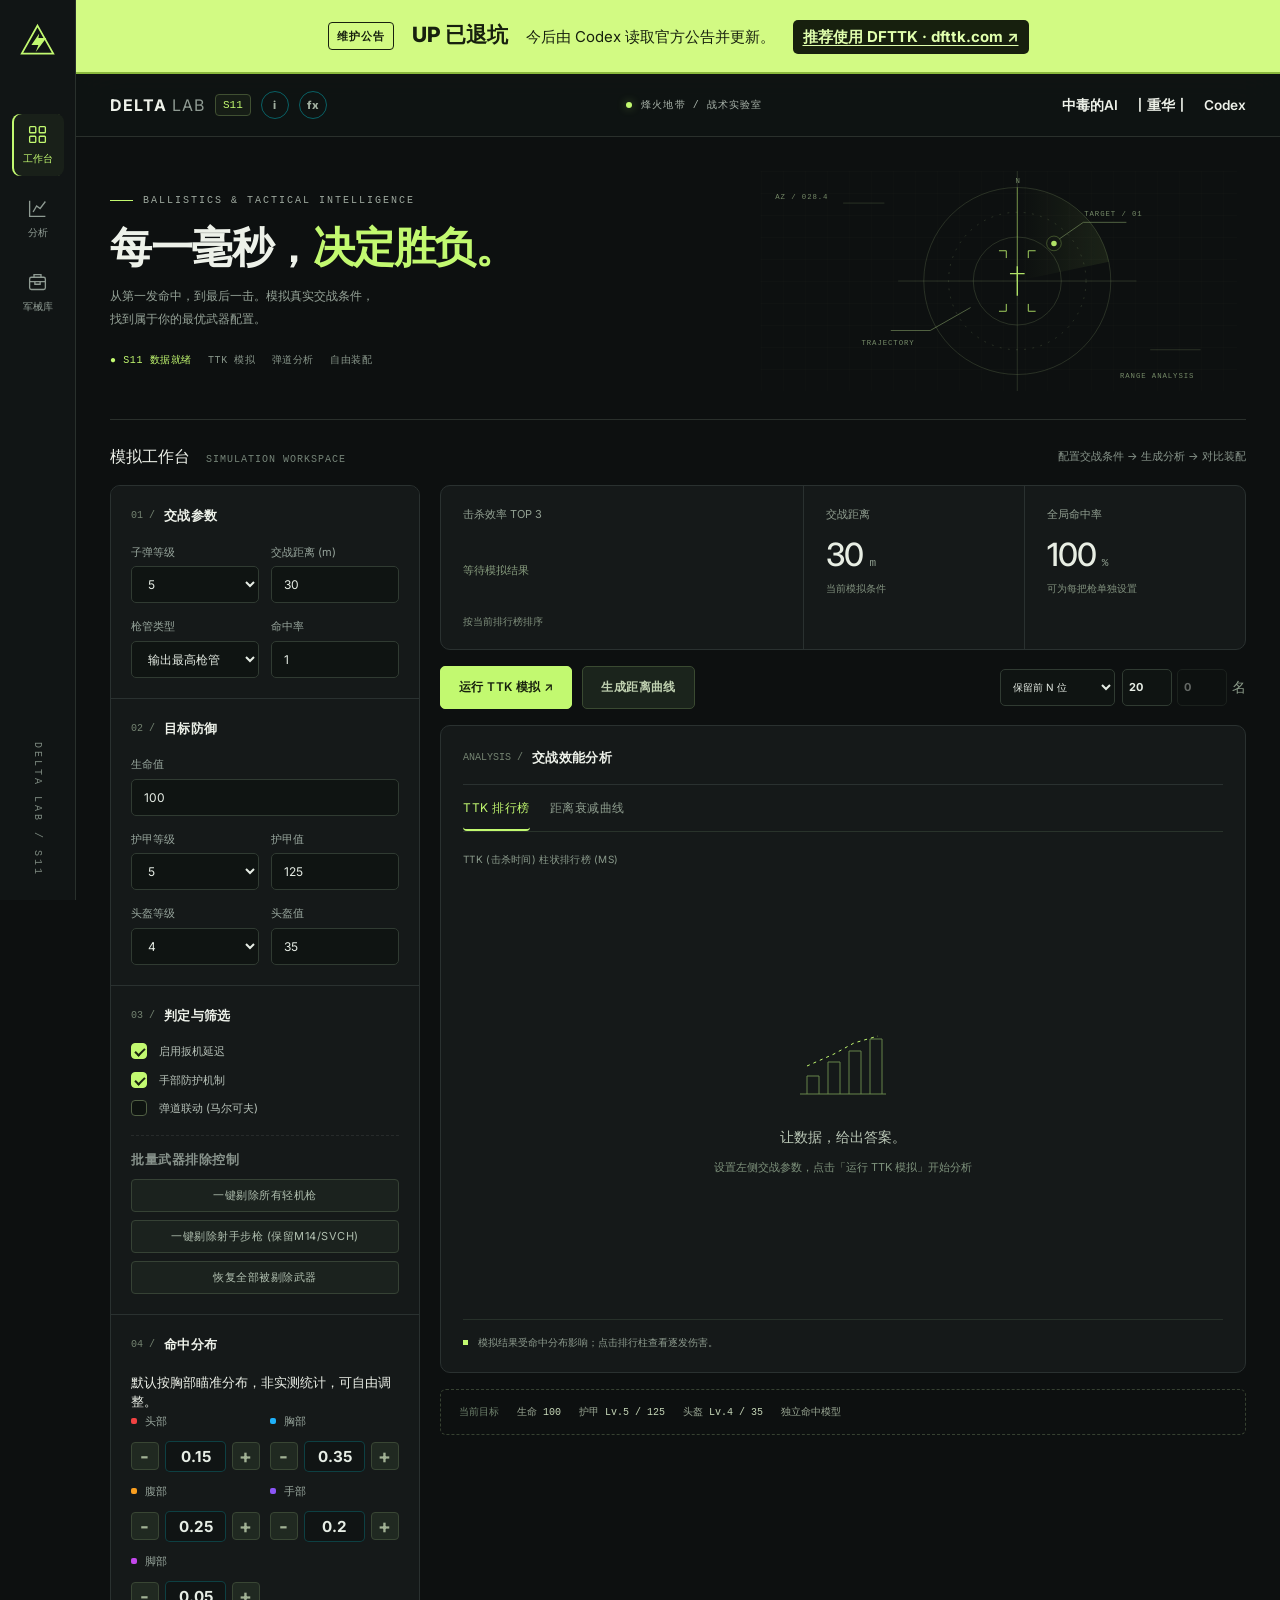
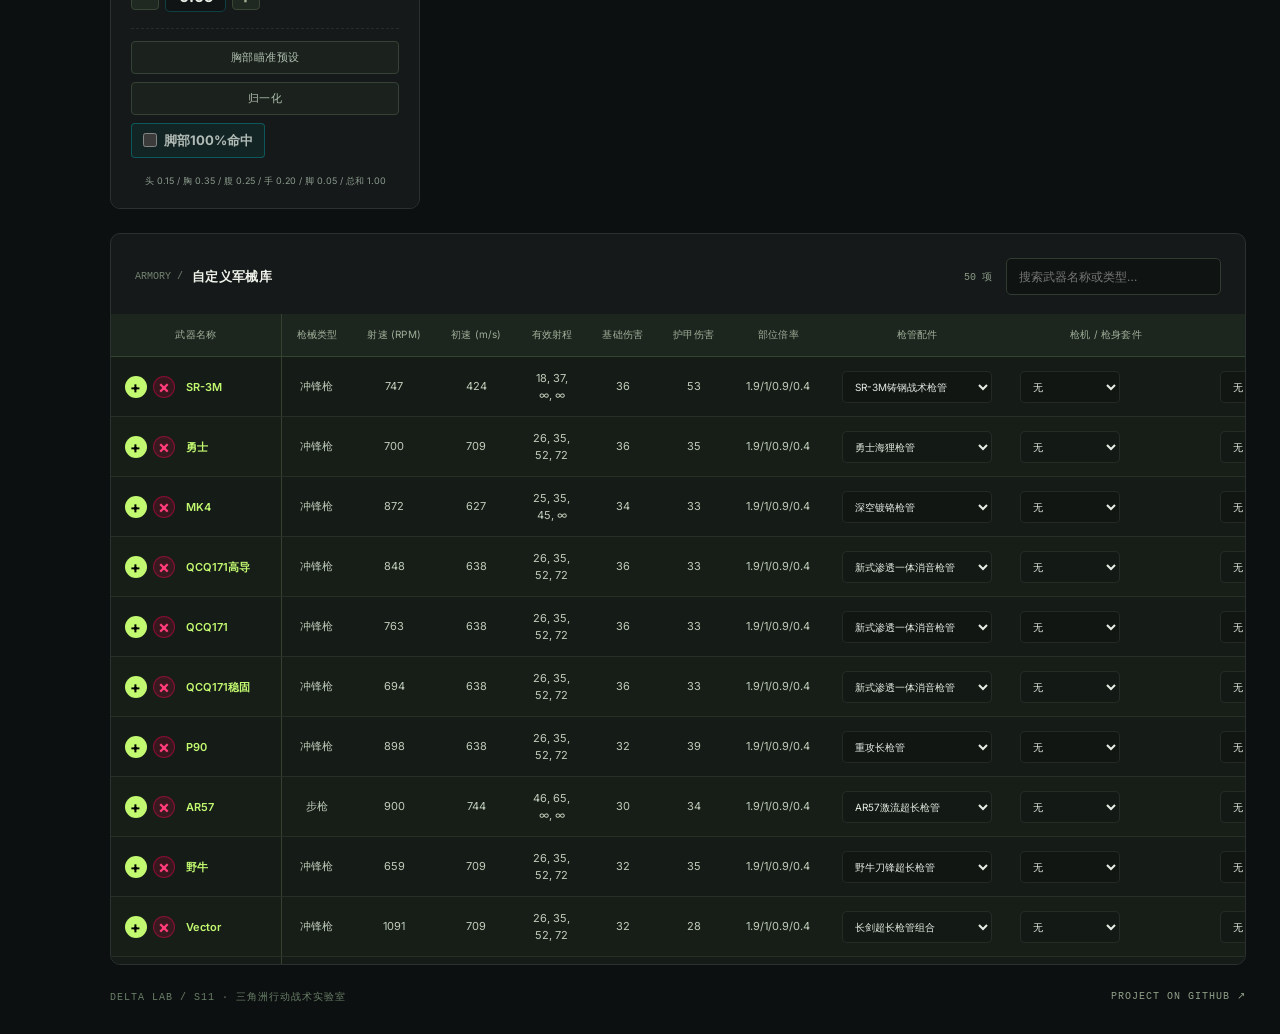
<file: index.html>
<!DOCTYPE html>
<html lang="zh">

<head>
  <meta charset="UTF-8">
  <meta name="viewport" content="width=device-width, initial-scale=1.0">
  <title>DELTA LAB · 三角洲 S11 战术实验室</title>
  <link rel="preconnect" href="https://fonts.googleapis.com">
  <link rel="preconnect" href="https://fonts.gstatic.com" crossorigin>
  <link rel="preload" as="style" href="https://fonts.googleapis.com/css2?family=Inter:wght@300;400;500;600;700&family=Rajdhani:wght@500;600;700&display=swap">
  <link rel="stylesheet" href="https://fonts.googleapis.com/css2?family=Inter:wght@300;400;500;600;700&family=Rajdhani:wght@500;600;700&display=swap" media="print" onload="this.media='all'">
  <noscript>
    <link rel="stylesheet" href="https://fonts.googleapis.com/css2?family=Inter:wght@300;400;500;600;700&family=Rajdhani:wght@500;600;700&display=swap">
  </noscript>
  <link rel="stylesheet" href="./styles_optimized.css">
  <link rel="stylesheet" href="./ui-lab.css">
  <script src="./ui-lab.js" defer></script>
  <script src="./assets/libs/chart.umd.min.js" defer></script>
  <script src="./assets/libs/chartjs-plugin-datalabels.min.js" defer></script>
</head>

<body>
  <aside class="maintenance-notice" aria-label="维护公告">
    <span class="maintenance-notice-tag">维护公告</span>
    <p><strong>UP 已退坑</strong><span>今后由 Codex 读取官方公告并更新。</span><a href="https://dfttk.com/" target="_blank" rel="noopener noreferrer">推荐使用 DFTTK · dfttk.com ↗</a></p>
  </aside>
  <nav class="lab-rail" aria-label="工作台导航">
    <svg class="lab-symbol" viewBox="0 0 40 40" fill="none" aria-hidden="true"><path d="M20 3 38 35H2L20 3Z" stroke="currentColor" stroke-width="2"/><path d="m22 12-9 13h8l-3 8 12-16h-9l1-5Z" fill="currentColor"/></svg>
    <a class="rail-link active" href="#workbench" aria-label="模拟工作台"><svg viewBox="0 0 24 24"><rect x="3" y="3" width="7" height="7" rx="1"/><rect x="14" y="3" width="7" height="7" rx="1"/><rect x="3" y="14" width="7" height="7" rx="1"/><rect x="14" y="14" width="7" height="7" rx="1"/></svg><span>工作台</span></a>
    <a class="rail-link" href="#visualization-card" aria-label="分析结果"><svg viewBox="0 0 24 24"><path d="M3 3v18h18M7 16l4-7 4 3 6-8"/></svg><span>分析</span></a>
    <a class="rail-link" href="#armory-card" aria-label="枪械军械库"><svg viewBox="0 0 24 24"><rect x="3" y="6" width="18" height="14" rx="2"/><path d="M8 6V3h8v3M3 11h18M9 11v3h6v-3"/></svg><span>军械库</span></a>
    <span class="rail-bottom">DELTA LAB / S11</span>
  </nav>
  
  <header class="app-header">
    <div class="header-main">
      <div class="title-container">
        <div class="logo-wrapper">
          <svg class="delta-logo-svg" viewBox="0 0 100 100" width="46" height="46">
            <defs>
              <linearGradient id="logoGrad" x1="0%" y1="0%" x2="100%" y2="100%">
                <stop offset="0%" stop-color="#c2f970" />
                <stop offset="100%" stop-color="#d7fca4" />
              </linearGradient>
              <filter id="logoGlow" x="-20%" y="-20%" width="140%" height="140%">
                <feGaussianBlur stdDeviation="3" result="blur" />
                <feComposite in="SourceGraphic" in2="blur" operator="over" />
              </filter>
            </defs>
            <polygon points="50,12 88,78 12,78" fill="none" stroke="url(#logoGrad)" stroke-width="6" stroke-linejoin="round" filter="url(#logoGlow)" />
            <path d="M50,28 L35,53 L47,53 L40,73 L65,48 L53,48 Z" fill="url(#logoGrad)" filter="url(#logoGlow)" />
          </svg>
        </div>
        <div class="title-text-group">
          <div class="title-brand-row">
            <span class="brand-beacon">DELTA <span style="font-weight:400;color:#8f9b93">LAB</span></span>
            <span class="brand-season">S11</span>
            <button id="changelogOpenBtn" class="changelog-trigger" type="button" aria-label="查看S11更新日志" title="查看S11更新日志">
              <span aria-hidden="true">i</span>
            </button>
            <button id="mechanismOpenBtn" class="changelog-trigger mechanism-trigger" type="button" aria-label="查看射程与初速机制说明" title="查看射程与初速机制说明">
              <span aria-hidden="true">fx</span>
            </button>
          </div>
          <div class="title-sub-row">
            <span class="cyber-logo-badge">TACTICAL SYSTEM</span>
            <span class="cyber-logo-sub">TTK 战术模拟与伤害结算分析中心</span>
          </div>
        </div>
      </div>
      
      <div class="lab-status"><i></i> 烽火地带 / 战术实验室</div>
      <div class="version-info">
        <span class="author">
          <a href="https://space.bilibili.com/15094121" target="_blank" title="访问UP主B站页面">
            <svg class="author-icon-svg" viewBox="0 0 24 24" width="16" height="16" fill="currentColor">
              <path d="M17.81 2.2a.75.75 0 0 1 1.02.26l1.56 2.7a.75.75 0 0 1-1.3.75l-1.55-2.69a.75.75 0 0 1 .27-1.02zM6.19 2.2a.75.75 0 0 0-1.02.26L3.61 5.16a.75.75 0 1 0 1.3.75l1.55-2.69a.75.75 0 0 0-.27-1.02zM2 9.75A3.75 3.75 0 0 1 5.75 6h12.5A3.75 3.75 0 0 1 22 9.75v6.5A3.75 3.75 0 0 1 18.25 20H5.75A3.75 3.75 0 0 1 2 16.25v-6.5zm3.75-2.25A2.25 2.25 0 0 0 3.5 9.75v6.5a2.25 2.25 0 0 0 2.25 2.25h12.5a2.25 2.25 0 0 0 2.25-2.25v-6.5a2.25 2.25 0 0 0-2.25-2.25H5.75zm1.5 5.25a1.5 1.5 0 1 1 3 0 1.5 1.5 0 0 1-3 0zm8 0a1.5 1.5 0 1 1 3 0 1.5 1.5 0 0 1-3 0z"/>
            </svg>
            <span class="author-label">UP主:</span>
            <span class="author-name">中毒的AI</span>
          </a>
        </span>
        <span class="author">
          <a href="https://space.bilibili.com/69673916" target="_blank" title="访问UP主B站页面">
            <svg class="author-icon-svg" viewBox="0 0 24 24" width="16" height="16" fill="currentColor">
              <path d="M17.81 2.2a.75.75 0 0 1 1.02.26l1.56 2.7a.75.75 0 0 1-1.3.75l-1.55-2.69a.75.75 0 0 1 .27-1.02zM6.19 2.2a.75.75 0 0 0-1.02.26L3.61 5.16a.75.75 0 1 0 1.3.75l1.55-2.69a.75.75 0 0 0-.27-1.02zM2 9.75A3.75 3.75 0 0 1 5.75 6h12.5A3.75 3.75 0 0 1 22 9.75v6.5A3.75 3.75 0 0 1 18.25 20H5.75A3.75 3.75 0 0 1 2 16.25v-6.5zm3.75-2.25A2.25 2.25 0 0 0 3.5 9.75v6.5a2.25 2.25 0 0 0 2.25 2.25h12.5a2.25 2.25 0 0 0 2.25-2.25v-6.5a2.25 2.25 0 0 0-2.25-2.25H5.75zm1.5 5.25a1.5 1.5 0 1 1 3 0 1.5 1.5 0 0 1-3 0zm8 0a1.5 1.5 0 1 1 3 0 1.5 1.5 0 0 1-3 0z"/>
            </svg>
            <span class="author-label">UP主:</span>
            <span class="author-name">丨重华丨</span>
          </a>
        </span>
        <span class="author"><span class="author-name">Codex</span></span>
      </div>
    </div>
  </header>
  
<div class="lab-content">
  <section class="lab-hero" aria-labelledby="lab-title">
    <div>
      <div class="lab-eyebrow">BALLISTICS &amp; TACTICAL INTELLIGENCE</div>
      <h1 id="lab-title">每一毫秒，<em>决定胜负。</em></h1>
      <p>从第一发命中，到最后一击。模拟真实交战条件，<br>找到属于你的最优武器配置。</p>
      <div class="hero-tags"><span>● S11 数据就绪</span><span>TTK 模拟</span><span>弹道分析</span><span>自由装配</span></div>
    </div>
    <svg class="lab-scope" viewBox="0 0 520 240" fill="none" aria-hidden="true">
      <defs><pattern id="scopeGrid" width="24" height="24" patternUnits="userSpaceOnUse"><path d="M24 0H0V24" stroke="#667b59" stroke-opacity=".15" stroke-width=".5"/></pattern><linearGradient id="scopeFade"><stop stop-color="#c2f970" stop-opacity="0"/><stop offset="1" stop-color="#c2f970" stop-opacity=".09"/></linearGradient></defs>
      <rect width="520" height="240" fill="url(#scopeGrid)"/>
      <g stroke="#72865d" stroke-opacity=".35"><circle cx="280" cy="120" r="102"/><circle cx="280" cy="120" r="75" stroke-dasharray="2 7"/><circle cx="280" cy="120" r="48"/><path d="M150 120h260M280 0v240M90 35h45M425 195h55"/></g>
      <g class="scope-sweep"><path d="M280 120 380 99A102 102 0 0 0 280 18Z" fill="url(#scopeFade)"/><path d="M280 120V18" stroke="#c2f970" stroke-opacity=".6"/></g>
      <path d="M268 95v-8h-8m32 8v-8h8m-32 58v8h-8m32-8v8h8" stroke="#c2f970"/>
      <path d="M272 112h16m-8-8v32" stroke="#c2f970" stroke-width="1.5"/>
      <circle cx="320" cy="79" r="3" fill="#c2f970"/><circle cx="320" cy="79" r="8" stroke="#c2f970" stroke-opacity=".3"/>
      <path d="m326 74 26-18h47M229 149l-44 25h-43" stroke="#849e67" stroke-width=".7"/>
      <g fill="#809771" font-family="monospace" font-size="8" letter-spacing="1"><text x="353" y="49">TARGET / 01</text><text x="110" y="190">TRAJECTORY</text><text x="16" y="30">AZ / 028.4</text><text x="392" y="226">RANGE ANALYSIS</text><text x="278" y="13">N</text></g>
    </svg>
  </section>
  <div class="lab-section-bar" id="workbench"><h2>模拟工作台 <span>SIMULATION WORKSPACE</span></h2><p>配置交战条件 → 生成分析 → 对比装配</p></div>
  <main class="dashboard-grid">
    <!-- Left Column: Config Panel -->
    <section class="config-sidebar">
      <!-- Card 1: 武器基本参数 -->
      <div class="tactical-card" id="combat-params-card">
        <div class="card-header">
          <div class="card-tag">01 /</div>
          <h3 class="card-title"><span class="icon">⚡</span> 交战参数</h3>
        </div>
        <div class="card-body">
          <div class="control-row">
            <div class="control-item">
              <label for="bulletLevel">子弹等级</label>
              <select id="bulletLevel">
                <option value="1">1</option>
                <option value="2">2</option>
                <option value="3">3</option>
                <option value="4">4</option>
                <option value="5" selected>5</option>
              </select>
            </div>
            <div class="control-item">
              <label for="distance">交战距离 (m)</label>
              <input type="number" id="distance" value="30" min="0">
            </div>
          </div>
          <div class="control-row">
            <div class="control-item">
              <label for="globalBarrelType">枪管类型</label>
              <select id="globalBarrelType">
                <option value="none">无</option>
                <option value="longest" selected>输出最高枪管</option>
              </select>
            </div>
            <div class="control-item">
              <label for="hitRate">命中率</label>
              <input type="number" id="hitRate" value="1" min="0" max="1" step="0.01">
            </div>
          </div>
        </div>
      </div>
      
      <!-- Card 2: 目标防御属性 -->
      <div class="tactical-card" id="defense-params-card">
        <div class="card-header">
          <div class="card-tag">02 /</div>
          <h3 class="card-title"><span class="icon">🛡️</span> 目标防御</h3>
        </div>
        <div class="card-body">
          <div class="control-row">
            <div class="control-item flex-fill">
              <label for="healthValue">生命值</label>
              <input type="number" id="healthValue" value="100" min="1" max="800">
            </div>
          </div>
          <div class="control-row">
            <div class="control-item">
              <label for="armorLevel">护甲等级</label>
              <select id="armorLevel">
                <option value="1">1</option>
                <option value="2">2</option>
                <option value="3">3</option>
                <option value="4">4</option>
                <option value="5" selected>5</option>
                <option value="6">6</option>
              </select>
            </div>
            <div class="control-item">
              <label for="armorValue">护甲值</label>
              <input type="number" id="armorValue" value="125" min="0" max="200">
            </div>
          </div>
          <div class="control-row">
            <div class="control-item">
              <label for="helmetLevel">头盔等级</label>
              <select id="helmetLevel">
                <option value="1">1</option>
                <option value="2">2</option>
                <option value="3">3</option>
                <option value="4" selected>4</option>
                <option value="5">5</option>
                <option value="6">6</option>
              </select>
            </div>
            <div class="control-item">
              <label for="helmetValue">头盔值</label>
              <input type="number" id="helmetValue" value="35" min="0" max="100">
            </div>
          </div>
        </div>
      </div>
      
      <!-- Card 3: 伤害机制与开关 -->
      <div class="tactical-card" id="mechanism-params-card">
        <div class="card-header">
          <div class="card-tag">03 /</div>
          <h3 class="card-title"><span class="icon">⚙️</span> 判定与筛选</h3>
        </div>
        <div class="card-body">
          <div class="checkbox-grid">
            <label class="checkbox-container">
              <input type="checkbox" id="triggerDelayEnable" checked>
              <span class="checkbox-checkmark"></span>
              <span class="checkbox-label">启用扳机延迟</span>
            </label>
            <label class="checkbox-container">
              <input type="checkbox" id="limbProtection" checked>
              <span class="checkbox-checkmark"></span>
              <span class="checkbox-label">手部防护机制</span>
            </label>
            <label class="checkbox-container">
              <input type="checkbox" id="markovModelEnable">
              <span class="checkbox-checkmark"></span>
              <span class="checkbox-label">弹道联动 (马尔可夫)</span>
            </label>
          </div>
          
          <div class="bulk-exclude-section">
            <div class="section-title">批量武器排除控制</div>
            <div class="exclude-btn-group">
              <button type="button" class="btn-exclude" id="excludeLmgBtn">一键剔除所有轻机枪</button>
              <button type="button" class="btn-exclude" id="excludeDmrBtn">一键剔除射手步枪 (保留M14/SVCH)</button>
              <button type="button" class="btn-exclude btn-reset-exclude" id="resetExcludeBtn">恢复全部被剔除武器</button>
            </div>
          </div>
        </div>
      </div>
      
      <!-- Card 4: 击中部位概率 -->
      <div class="tactical-card" id="hit-prob-card">
        <div class="card-header">
          <div class="card-tag">04 /</div>
          <h3 class="card-title"><span class="icon">🎯</span> 命中分布</h3>
        </div>
        <div class="card-body">
          <p class="model-preset-note">默认按胸部瞄准分布，非实测统计，可自由调整。</p>
          <div class="prob-grid">
            <div class="prob-input-item">
              <span class="part-indicator head"></span>
              <label for="pHead">头部</label>
              <div class="prob-adjuster-wrap">
                <button type="button" class="btn-prob-adj" onclick="adjustProbability('pHead', -0.03, event)">-</button>
                <input type="number" id="pHead" value="0.15" step="0.01" min="0">
                <button type="button" class="btn-prob-adj" onclick="adjustProbability('pHead', 0.03, event)">+</button>
              </div>
            </div>
            <div class="prob-input-item">
              <span class="part-indicator chest"></span>
              <label for="pChest">胸部</label>
              <div class="prob-adjuster-wrap">
                <button type="button" class="btn-prob-adj" onclick="adjustProbability('pChest', -0.03, event)">-</button>
                <input type="number" id="pChest" value="0.35" step="0.01" min="0">
                <button type="button" class="btn-prob-adj" onclick="adjustProbability('pChest', 0.03, event)">+</button>
              </div>
            </div>
            <div class="prob-input-item">
              <span class="part-indicator stomach"></span>
              <label for="pStomach">腹部</label>
              <div class="prob-adjuster-wrap">
                <button type="button" class="btn-prob-adj" onclick="adjustProbability('pStomach', -0.03, event)">-</button>
                <input type="number" id="pStomach" value="0.25" step="0.01" min="0">
                <button type="button" class="btn-prob-adj" onclick="adjustProbability('pStomach', 0.03, event)">+</button>
              </div>
            </div>
            <div class="prob-input-item">
              <span class="part-indicator arms"></span>
              <label for="pArms">手部</label>
              <div class="prob-adjuster-wrap">
                <button type="button" class="btn-prob-adj" onclick="adjustProbability('pArms', -0.03, event)">-</button>
                <input type="number" id="pArms" value="0.20" step="0.01" min="0">
                <button type="button" class="btn-prob-adj" onclick="adjustProbability('pArms', 0.03, event)">+</button>
              </div>
            </div>
            <div class="prob-input-item">
              <span class="part-indicator legs"></span>
              <label for="pLegs">脚部</label>
              <div class="prob-adjuster-wrap">
                <button type="button" class="btn-prob-adj" onclick="adjustProbability('pLegs', -0.03, event)">-</button>
                <input type="number" id="pLegs" value="0.05" step="0.01" min="0">
                <button type="button" class="btn-prob-adj" onclick="adjustProbability('pLegs', 0.03, event)">+</button>
              </div>
            </div>
          </div>
          <div class="prob-actions-bar">
            <div class="prob-action-row">
              <button id="avgHitProbBtn" type="button" class="btn-tech">胸部瞄准预设</button>
              <button id="normalizeHitProbBtn" type="button" class="btn-tech">归一化</button>
              <label class="prob-toggle-box">
                <input type="checkbox" id="onlyLegs100">
                <span>脚部100%命中</span>
              </label>
            </div>
            <div class="prob-hint-tag">头 0.15 / 胸 0.35 / 腹 0.25 / 手 0.20 / 脚 0.05</div>
          </div>
        </div>
      </div>
      
      <!-- Card 5: 马尔可夫转移矩阵 -->
      <div class="tactical-card" id="markov-matrix-group" style="display: none;">
        <div class="card-header">
          <div class="card-tag">05 /</div>
          <h3 class="card-title"><span class="icon">🔄</span> 马尔可夫状态转移矩阵</h3>
        </div>
        <div class="card-body">
          <p class="model-preset-note">默认各行胸部概率均为 35%，其他部位保留适度连续性。首发由全局命中率控制，后续打空由矩阵控制；默认打空为 0。</p>
          <div class="matrix-table-wrap">
            <table class="matrix-table">
              <thead>
                <tr>
                  <th>上一发部位 \ 下一发</th>
                  <th class="col-head">头部</th>
                  <th class="col-chest">胸部</th>
                  <th class="col-stomach">腹部</th>
                  <th class="col-arms">手部</th>
                  <th class="col-legs">脚部</th>
                  <th class="col-miss">打空</th>
                </tr>
              </thead>
              <tbody>
                <tr>
                  <td class="row-label">头部 (head)</td>
                  <td><input type="number" id="m_head_head" value="0.25" step="0.01" min="0" max="1"></td>
                  <td><input type="number" id="m_head_chest" value="0.35" step="0.01" min="0" max="1"></td>
                  <td><input type="number" id="m_head_stomach" value="0.20" step="0.01" min="0" max="1"></td>
                  <td><input type="number" id="m_head_arms" value="0.16" step="0.01" min="0" max="1"></td>
                  <td><input type="number" id="m_head_legs" value="0.04" step="0.01" min="0" max="1"></td>
                  <td><input type="number" id="m_head_miss" value="0.00" step="0.01" min="0" max="1"></td>
                </tr>
                <tr>
                  <td class="row-label">胸部 (chest)</td>
                  <td><input type="number" id="m_chest_head" value="0.15" step="0.01" min="0" max="1"></td>
                  <td><input type="number" id="m_chest_chest" value="0.35" step="0.01" min="0" max="1"></td>
                  <td><input type="number" id="m_chest_stomach" value="0.25" step="0.01" min="0" max="1"></td>
                  <td><input type="number" id="m_chest_arms" value="0.20" step="0.01" min="0" max="1"></td>
                  <td><input type="number" id="m_chest_legs" value="0.05" step="0.01" min="0" max="1"></td>
                  <td><input type="number" id="m_chest_miss" value="0.00" step="0.01" min="0" max="1"></td>
                </tr>
                <tr>
                  <td class="row-label">腹部 (stomach)</td>
                  <td><input type="number" id="m_stomach_head" value="0.12" step="0.01" min="0" max="1"></td>
                  <td><input type="number" id="m_stomach_chest" value="0.35" step="0.01" min="0" max="1"></td>
                  <td><input type="number" id="m_stomach_stomach" value="0.33" step="0.01" min="0" max="1"></td>
                  <td><input type="number" id="m_stomach_arms" value="0.16" step="0.01" min="0" max="1"></td>
                  <td><input type="number" id="m_stomach_legs" value="0.04" step="0.01" min="0" max="1"></td>
                  <td><input type="number" id="m_stomach_miss" value="0.00" step="0.01" min="0" max="1"></td>
                </tr>
                <tr>
                  <td class="row-label">手部 (arms)</td>
                  <td><input type="number" id="m_arms_head" value="0.12" step="0.01" min="0" max="1"></td>
                  <td><input type="number" id="m_arms_chest" value="0.35" step="0.01" min="0" max="1"></td>
                  <td><input type="number" id="m_arms_stomach" value="0.20" step="0.01" min="0" max="1"></td>
                  <td><input type="number" id="m_arms_arms" value="0.29" step="0.01" min="0" max="1"></td>
                  <td><input type="number" id="m_arms_legs" value="0.04" step="0.01" min="0" max="1"></td>
                  <td><input type="number" id="m_arms_miss" value="0.00" step="0.01" min="0" max="1"></td>
                </tr>
                <tr>
                  <td class="row-label">脚部 (legs)</td>
                  <td><input type="number" id="m_legs_head" value="0.12" step="0.01" min="0" max="1"></td>
                  <td><input type="number" id="m_legs_chest" value="0.35" step="0.01" min="0" max="1"></td>
                  <td><input type="number" id="m_legs_stomach" value="0.20" step="0.01" min="0" max="1"></td>
                  <td><input type="number" id="m_legs_arms" value="0.16" step="0.01" min="0" max="1"></td>
                  <td><input type="number" id="m_legs_legs" value="0.17" step="0.01" min="0" max="1"></td>
                  <td><input type="number" id="m_legs_miss" value="0.00" step="0.01" min="0" max="1"></td>
                </tr>
                <tr>
                  <td class="row-label">打空 (miss)</td>
                  <td><input type="number" id="m_miss_head" value="0.15" step="0.01" min="0" max="1"></td>
                  <td><input type="number" id="m_miss_chest" value="0.35" step="0.01" min="0" max="1"></td>
                  <td><input type="number" id="m_miss_stomach" value="0.25" step="0.01" min="0" max="1"></td>
                  <td><input type="number" id="m_miss_arms" value="0.20" step="0.01" min="0" max="1"></td>
                  <td><input type="number" id="m_miss_legs" value="0.05" step="0.01" min="0" max="1"></td>
                  <td><input type="number" id="m_miss_miss" value="0.00" step="0.01" min="0" max="1"></td>
                </tr>
              </tbody>
            </table>
          </div>
          <!-- Matrix Quick Adjuster -->
          <div class="matrix-quick-adjuster" id="matrixAdjusterWrap" style="display: none;">
            <div class="adjuster-header">
              <span class="adjuster-title">✨ 选中单元格微调 (鼠标滚轮/滑动条/快捷按键)</span>
              <span class="adjuster-target" id="matrixAdjustTarget">点击下方单元格进行微调</span>
            </div>
            
            <div class="adjuster-control-row">
              <button type="button" class="btn-matrix-step" id="matrixStepDec" title="减少0.01">-</button>
              <input type="range" id="matrixAdjustSlider" min="0" max="1" step="0.01" value="0.00" class="cyber-slider">
              <button type="button" class="btn-matrix-step" id="matrixStepInc" title="增加0.01">+</button>
              <span class="adjuster-value" id="matrixAdjustVal">0.00</span>
            </div>

            <!-- 快捷点击按键区 -->
            <div class="adjuster-buttons-row">
              <span class="btn-group-label">设置：</span>
              <button type="button" class="btn-matrix-quick btn-val" data-val="0.00">0.00</button>
              <button type="button" class="btn-matrix-quick btn-val" data-val="0.05">0.05</button>
              <button type="button" class="btn-matrix-quick btn-val" data-val="0.10">0.10</button>
              <button type="button" class="btn-matrix-quick btn-val" data-val="0.20">0.20</button>
              <button type="button" class="btn-matrix-quick btn-val" data-val="0.30">0.30</button>
              <button type="button" class="btn-matrix-quick btn-val" data-val="0.50">0.50</button>
              
              <span class="btn-group-label" style="margin-left: 10px;">调整：</span>
              <button type="button" class="btn-matrix-quick btn-delta" data-delta="-0.05">-0.05</button>
              <button type="button" class="btn-matrix-quick btn-delta" data-delta="+0.05">+0.05</button>
              <button type="button" class="btn-matrix-quick btn-delta" data-delta="-0.03">-0.03</button>
              <button type="button" class="btn-matrix-quick btn-delta" data-delta="+0.03">+0.03</button>
              <button type="button" class="btn-matrix-quick btn-delta" style="background: rgba(255, 255, 255, 0.04); border-color: rgba(255, 255, 255, 0.1); color: var(--color-text-secondary);" data-delta="-0.01">-0.01</button>
              <button type="button" class="btn-matrix-quick btn-delta" style="background: rgba(255, 255, 255, 0.04); border-color: rgba(255, 255, 255, 0.1); color: var(--color-text-secondary);" data-delta="+0.01">+0.01</button>
              
              <button type="button" class="btn-matrix-quick btn-reset" id="matrixResetCell" style="margin-left: auto;">恢复默认</button>
            </div>
          </div>
        </div>
      </div>
    </section>
    
    <!-- Right Column: Visualizations & Table -->
    <section class="analytics-main">
      <div class="lab-metrics" aria-live="polite">
        <div class="lab-metric lab-top-three"><label>击杀效率 TOP 3</label><ol id="labTopWeapons" class="lab-top-weapons"><li class="lab-top-placeholder">等待模拟结果</li></ol><p id="labTopStatus">按当前排行榜排序</p></div>
        <div class="lab-metric"><label>交战距离</label><strong id="labDistance">30</strong><small>m</small><p>当前模拟条件</p></div>
        <div class="lab-metric"><label>全局命中率</label><strong id="labHitRate">100</strong><small>%</small><p>可为每把枪单独设置</p></div>
      </div>
      <!-- Card: Action Control Center -->
      <div class="tactical-card" id="action-controls-card">
        <div class="card-header">
          <div class="card-tag">SYSTEM CTRL</div>
          <h3 class="card-title"><span class="icon">🚀</span> 模拟计算与数据控制</h3>
        </div>
        <div class="card-body action-flex-container">
          <div class="primary-buttons">
            <button id="calcBtn" class="btn-tactical primary">运行 TTK 模拟 ↗</button>
            <button id="distChartBtn" class="btn-tactical secondary">生成距离曲线</button>
          </div>
          
          <div class="rank-filter-control">
            <span class="filter-icon">⚙️</span>
            <label for="rankFilterMode">排行筛选模式</label>
            <select id="rankFilterMode">
              <option value="none">完整列表</option>
              <option value="keepTop" selected>保留前 N 位</option>
              <option value="trimBottom">剔除后 N 位</option>
            </select>
            <div class="filter-inputs">
              <input type="number" id="keepTopCount" value="20" min="0" step="1" placeholder="前N" title="保留前N位">
              <input type="number" id="trimBottomCount" value="0" min="0" step="1" placeholder="倒数N" title="剔除倒数N位">
              <span class="rank-filter-hint">名</span>
            </div>
          </div>
        </div>
      </div>
      
      <!-- Card: Visualization Canvas -->
      <div class="tactical-card" id="visualization-card">
        <div class="card-header">
          <div class="card-tag">ANALYSIS /</div>
          <h3 class="card-title"><span class="icon">📈</span> 交战效能分析</h3>
        </div>
        <div class="chart-tabs" role="tablist" aria-label="分析图表">
          <button class="chart-tab" id="labRankTab" role="tab" aria-selected="true" aria-controls="labRankPanel" type="button" data-chart="rank">TTK 排行榜</button>
          <button class="chart-tab" id="labDistanceTab" role="tab" aria-selected="false" aria-controls="labDistancePanel" tabindex="-1" type="button" data-chart="distance">距离衰减曲线</button>
        </div><div class="card-body chart-grid">
          <div class="canvas-container ttk-chart-container" id="labRankPanel" role="tabpanel" aria-labelledby="labRankTab">
            <div class="canvas-header">TTK (击杀时间) 柱状排行榜 (ms)</div>
            <div class="canvas-wrapper ttk-canvas-wrapper">
              <canvas id="ttkChart" role="img" aria-label="武器击杀时间排行榜"></canvas><div class="chart-empty" id="labEmpty-rank"><svg viewBox="0 0 100 70" fill="none" aria-hidden="true"><path d="M7 60h86M14 60V42h12v18M35 60V28h12v32M56 60V17h12v43M77 60V5h12v55" stroke="#66844b"/><path d="M14 32 41 20 61 9 85 2" stroke="#c2f970" stroke-dasharray="3 4"/></svg><strong>让数据，给出答案。</strong><p>设置左侧交战参数，点击「运行 TTK 模拟」开始分析</p></div>
            </div>
          </div>
          
          <div class="canvas-container distance-chart-container" id="labDistancePanel" role="tabpanel" aria-labelledby="labDistanceTab" hidden>
            <div class="canvas-header">不同交战距离下的 TTK 衰减曲线 (ms)</div>
            <div class="canvas-wrapper distance-canvas-wrapper">
              <canvas id="distanceChart" role="img" aria-label="交战距离与击杀时间曲线"></canvas><div class="chart-empty" id="labEmpty-distance"><svg viewBox="0 0 100 70" fill="none" aria-hidden="true"><path d="M7 60h86M14 60V42h12v18M35 60V28h12v32M56 60V17h12v43M77 60V5h12v55" stroke="#66844b"/><path d="M14 32 41 20 61 9 85 2" stroke="#c2f970" stroke-dasharray="3 4"/></svg><strong>看清每一段距离的优势。</strong><p>点击「生成距离曲线」，比较不同射程下的击杀时间</p></div>
            </div>
          </div>
        </div><p class="lab-chart-note" id="labChartNote">模拟结果受命中分布影响；点击排行柱查看逐发伤害。</p>
      </div>
      <div class="lab-context"><span class="context-label">当前目标</span><span>生命 <b id="labHealth">100</b></span><span>护甲 <b id="labArmor">Lv.5 / 125</b></span><span>头盔 <b id="labHelmet">Lv.4 / 35</b></span><span id="labModel">独立命中模型</span></div>
    </section>
  </main>
      <!-- Card: Armory Table -->
      <div class="tactical-card" id="armory-card">
        <div class="card-header">
          <div class="card-tag">ARMORY /</div>
          <h3 class="card-title"><span class="icon">⚙️</span> 自定义军械库</h3><div class="armory-tools"><span id="labWeaponCount"></span><input type="search" id="labWeaponSearch" placeholder="搜索武器名称或类型…" aria-label="搜索武器名称或类型"></div>
        </div>
        <div class="card-body">
          <p class="armory-empty" id="labArmoryEmpty" hidden>没有找到匹配的武器，请更换关键词。</p>
          <div class="table-container-wrap">
            <table id="attachmentTable">
              <thead>
                <tr>
                  <th>武器名称</th>
                  <th>枪械类型</th>
                  <th>射速 (RPM)</th>
                  <th>初速 (m/s)</th>
                  <th>有效射程</th>
                  <th>基础伤害</th>
                  <th>护甲伤害</th>
                  <th>部位倍率</th>
                  <th>枪管配件</th>
                  <th>枪机 / 枪身套件</th>
                  <th>枪口配件</th>
                  <th>子弹型号</th>
                  <th>自定义命中率</th>
                  <th>初速精度微调</th>
                </tr>
              </thead>
              <tbody></tbody>
            </table>
          </div>
        </div>
      </div>

  <footer class="lab-footer"><span>DELTA LAB / S11 · 三角洲行动战术实验室</span><a href="https://github.com/PingWang98/-ttk-calculator" target="_blank" rel="noopener noreferrer">PROJECT ON GITHUB ↗</a></footer>
  </div>
  
  <!-- Modal Dialog -->
  <div id="weaponDetailModal" class="weapon-detail-modal hidden">
    <div class="weapon-detail-backdrop" data-close="weapon-detail-modal"></div>
    <div class="weapon-detail-dialog" role="dialog" aria-modal="true" aria-labelledby="weaponDetailTitle">
      <div class="modal-cyber-header">
        <span class="modal-tag">DETAILED PROFILE</span>
        <button id="weaponDetailCloseBtn" class="weapon-detail-close" type="button" aria-label="关闭">×</button>
      </div>
      <div id="weaponDetailContent"></div>
    </div>
  </div>

  <div id="changelogModal" class="weapon-detail-modal changelog-modal hidden">
    <div class="weapon-detail-backdrop" data-close="changelog-modal"></div>
    <div class="weapon-detail-dialog changelog-dialog" role="dialog" aria-modal="true" aria-labelledby="changelogTitle">
      <div class="modal-cyber-header">
        <span class="modal-tag">S11 PATCH NOTES</span>
        <button id="changelogCloseBtn" class="weapon-detail-close" type="button" aria-label="关闭">×</button>
      </div>
      <div class="changelog-content">
        <div class="changelog-heading">
          <h3 id="changelogTitle">S11 数据更新日志</h3>
          <p>已同步 S11 可确认的伤害、射速与射程数据；未知机制暂不进入计算。</p>
        </div>

        <section class="changelog-section">
          <h4>新增枪械与配件</h4>
          <ul>
            <li><strong>MDR</strong>：41 肉伤 / 43 甲伤，650 RPM，630m/s；加入渗透者短枪管、对峙者长枪管。</li>
            <li><strong>汤姆逊</strong>：34 肉伤 / 36 甲伤，900 RPM，500m/s；加入两款枪管，先进枪身系统提升至 37 肉伤 / 37 甲伤。</li>
            <li><strong>M700</strong>：补入基础枪与枪管；可选择 HVK旋风枪身系统，以及枪身系统 + 强化导气组合。组合按 0.14285 秒间隔、腹部 0.5 / 四肢 0.25 计算。</li>
            <li><strong>93R</strong>：补入基础三连发与枪管；HVK鼬鼠冲锋枪套件切换全自动并提高射程，同时替换普通枪管和枪口。套件在“枪机 / 枪身套件”列选择。</li>
            <li><strong>M700 枪管复核</strong>：一体消音管按射击间隔 ×0.85、平流层长枪管按间隔 ×1.15 计算，已修正此前射速倍率方向。</li>
          </ul>
        </section>
        <section class="changelog-section">
          <h4>弹药与平衡调整</h4>
          <ul>
            <li><strong>MP7</strong>：新增 4.6×30mm CT、FMJ ST、AP ST；CT 四肢伤害 ×1.85、射速 ×0.85；ST 头胸 ×1.25、腹部和四肢 ×0.9。</li>
            <li><strong>.45 ACP Super</strong>：沿用 ACP SUPER 选项，对6级甲的甲伤系数修正为 1.1。</li>
            <li><strong>K437 长矛手长枪管</strong>：射程 / 初速加成 +50%，甲伤 35。</li>
          </ul>
        </section>
        <section class="changelog-section changelog-muted">
          <h4>已核对，暂不计入</h4>
          <ul>
            <li><strong>QJB201 HVK风怒供弹套件</strong>：持续开火增速曲线尚未确认，暂不提供计算选项。</li>
            <li><strong>12 Gauge DART</strong>：缺少霰弹枪与流血 / 运动伤害模型，暂不提供计算选项。</li>
            <li><strong>APX瞄具、M14 / M82操控调整、移动端M250后坐力、狙击枪移动散布</strong>：不直接改变当前固定命中率模型中的伤害与射速。</li>
            <li>新数值采用官方公告与公开数据交叉核对，尚未独立靶场验证。<a href="./docs/S11-data.md" target="_blank" rel="noopener noreferrer">查看详细来源与待补清单</a></li>
          </ul>
        </section>
      </div>
    </div>
  </div>

  <div id="mechanismModal" class="weapon-detail-modal changelog-modal hidden">
    <div class="weapon-detail-backdrop" data-close="mechanism-modal"></div>
    <div class="weapon-detail-dialog changelog-dialog" role="dialog" aria-modal="true" aria-labelledby="mechanismTitle">
      <div class="modal-cyber-header">
        <span class="modal-tag">RANGE / VELOCITY</span>
        <button id="mechanismCloseBtn" class="weapon-detail-close" type="button" aria-label="关闭">×</button>
      </div>
      <div class="changelog-content">
        <div class="changelog-heading">
          <h3 id="mechanismTitle">枪械射程与初速计算机制说明</h3>
          <p>本说明基于 S10 靶场实测结果整理，普通枪管按通用倍率公式计算，特殊连狙枪管保留独立数据。</p>
        </div>

        <section class="changelog-section">
          <h4>通用射程公式</h4>
          <p class="mechanism-formula">最终射程 = 基础射程 × (枪管射程倍率 + 枪口射程加成)</p>
          <ul>
            <li>枪管射程倍率是完整倍率，例如普通长枪管常见为 1.18 或 1.3。</li>
            <li>枪口射程加成是额外倍率，例如死寂为 +0.24，轻语 / 先进 / 勇火 / RM277断流消音器为 +0.18。</li>
            <li>枪管和枪口不是固定米数相加，也不是两个倍率相乘，而是合并进同一个射程倍率后再乘基础射程。</li>
          </ul>
        </section>

        <section class="changelog-section">
          <h4>实测例子</h4>
          <ul>
            <li><strong>SKS</strong>：第二段基础射程 90m，瞬息超长枪管 1.3，死寂 +0.24；90 × (1.3 + 0.24) = 138.6，游戏显示 139m。</li>
            <li><strong>RM277</strong>：第一段基础射程 55m，鲸鲨枪管 1.3，断流消音器 +0.18；55 × (1.3 + 0.18) = 81.4，游戏显示 81m。</li>
          </ul>
        </section>

        <section class="changelog-section">
          <h4>旧算法的问题</h4>
          <ul>
            <li>如果把枪管写成固定加几米，再叠加枪口倍率，会导致射程明显偏低。</li>
            <li>例如 SKS 若按旧 ADD 思路计算：90 + 17 + 90 × 0.24 = 128.6，只会显示约 129m，和靶场实测 139m 不一致。</li>
            <li>因此普通枪管已统一改为倍率档位，不再使用固定米数加成。</li>
          </ul>
        </section>

        <section class="changelog-section">
          <h4>初速与特例</h4>
          <ul>
            <li>初速加成独立计算，不由射程倍率反推；减射程枪管也不等于一定减初速。</li>
            <li>SR-25、PSG-1 / SR9、Marlin 系列属于例外，它们的射程加成和初速加成不符合普通枪管档位关系，当前保留原始独立数据。</li>
            <li>ASh-12 新枪管、HVK 双发套件、特殊子弹与 SVCH 镀铬爆发枪机机制已按实测和评论区补充同步到计算中。</li>
          </ul>
        </section>

        <section class="changelog-section changelog-muted">
          <h4>项目地址</h4>
          <p class="mechanism-link"><a href="https://github.com/PingWang98/-ttk-calculator" target="_blank" rel="noopener noreferrer">https://github.com/PingWang98/-ttk-calculator</a></p>
        </section>
      </div>
    </div>
  </div>

  <script>
    // Intercept Chart.js using a Proxy to automatically apply premium dark mode settings
    // while preserving all non-enumerable static methods like Chart.register() perfectly.
    // Enhanced with safe try-catch wrappers to prevent unhandled JS exceptions from flatlining the charts.
    // Optimized with a setter to safely support deferred/asynchronous script loading.
    (function() {
      function localDebounce(fn, delay) {
        let timer = null;
        let lastArgs = null;
        let lastContext = null;
        return function(...args) {
          lastArgs = args;
          lastContext = this;
          clearTimeout(timer);
          timer = setTimeout(() => {
            fn.apply(lastContext, lastArgs);
          }, delay);
        };
      }

      let chartVal = undefined;
      const applyProxy = (OriginalChart) => {
        if (!OriginalChart || OriginalChart.__isProxy) return OriginalChart;
        
        return new Proxy(OriginalChart, {
          construct(target, args) {
            const config = args[1];
            if (config && config.options) {
              try {
                // Force responsive and aspect ratios
                config.options.responsive = true;
                config.options.maintainAspectRatio = false;
                
                // Add native resize throttling to prevent heavy rendering layout recalculations
                config.options.resizeDelay = 150;
                
                // Disable animations for instant rendering and optimal performance
                config.options.animation = false;
                config.options.animations = false;
                
                // Override scales config
                if (!config.options.scales) config.options.scales = {};
                
                const adjustScale = (scale) => {
                  if (!scale.grid) scale.grid = {};
                  scale.grid.color = 'rgba(255, 255, 255, 0.08)';
                  scale.grid.borderColor = 'rgba(194, 249, 112, 0.2)';
                  
                  if (!scale.ticks) scale.ticks = {};
                  scale.ticks.color = 'rgba(255, 255, 255, 0.6)';
                  scale.ticks.font = {
                    family: 'Rajdhani, sans-serif',
                    size: 11,
                    weight: '500'
                  };
                };
                
                if (config.options.scales.x) adjustScale(config.options.scales.x);
                if (config.options.scales.y) adjustScale(config.options.scales.y);
                
                // Override plugins config
                if (!config.options.plugins) config.options.plugins = {};
                
                // Legend styling
                if (!config.options.plugins.legend) config.options.plugins.legend = {};
                if (!config.options.plugins.legend.labels) config.options.plugins.legend.labels = {};
                config.options.plugins.legend.labels.color = 'rgba(255, 255, 255, 0.85)';
                config.options.plugins.legend.labels.font = {
                  family: 'Inter, sans-serif',
                  size: 11
                };
                
                // Tooltip styling
                if (!config.options.plugins.tooltip) config.options.plugins.tooltip = {};
                config.options.plugins.tooltip.backgroundColor = 'rgba(15, 23, 42, 0.95)';
                config.options.plugins.tooltip.titleColor = '#c2f970';
                config.options.plugins.tooltip.bodyColor = '#ffffff';
                config.options.plugins.tooltip.borderColor = 'rgba(194, 249, 112, 0.3)';
                config.options.plugins.tooltip.borderWidth = 1;
                config.options.plugins.tooltip.titleFont = { family: 'Rajdhani, sans-serif', weight: 'bold' };
                config.options.plugins.tooltip.bodyFont = { family: 'Inter, sans-serif' };
                
                // Custom callbacks for tooltips to show delta at the total sum level (in footer)
                if (!config.options.plugins.tooltip.callbacks) config.options.plugins.tooltip.callbacks = {};
                config.options.plugins.tooltip.callbacks.footer = function(tooltipItems) {
                  try {
                    if (!tooltipItems || tooltipItems.length === 0) return '';
                    const context = tooltipItems[0];
                    const label = context.label;
                    const datasets = context.chart && context.chart.data && context.chart.data.datasets;
                    if (!datasets) return '';
                    const isBar = context.chart && context.chart.config && context.chart.config.type === 'bar';
                    
                    if (isBar) {
                      // Sum all dataset values for the current dataIndex to get total stacked TTK (convert seconds to ms)
                      let stackSum = 0;
                      datasets.forEach(ds => {
                        if (ds && ds.data) {
                          stackSum += parseFloat(ds.data[context.dataIndex]) || 0;
                        }
                      });
                      const totalTtk = Math.round(stackSum * 1000);
                      
                      const displayDelta = window.displayTtkDeltas ? window.displayTtkDeltas[label] : null;
                      if (displayDelta && displayDelta.diff) {
                        return `总击杀时间 (TTK): ${totalTtk}ms (${displayDelta.text})`;
                      }
                      return `总击杀时间 (TTK): ${totalTtk}ms`;
                    }
                  } catch (err) {
                    console.error("Error in tooltip footer callback:", err);
                  }
                  return '';
                };
                
                // ── Cyberpunk premium stacked-bar dataset colors ──
                if (config.type === 'bar' && config.data && config.data.datasets) {
                  const cyberPalette = [
                    { bg: 'rgba(194, 249, 112, 0.82)',   border: '#c2f970' },   // 0: 极光青
                    { bg: 'rgba(139, 92, 246, 0.82)',  border: '#8b5cf6' },   // 1: 电致紫
                    { bg: 'rgba(249, 115, 22, 0.82)',  border: '#f97316' },   // 2: 赛博橙
                    { bg: 'rgba(59, 130, 246, 0.82)',  border: '#3b82f6' },   // 3: 数字蓝
                    { bg: 'rgba(16, 185, 129, 0.82)',  border: '#10b981' },   // 4: 荧光绿
                  ];
                  config.data.datasets.forEach((ds, i) => {
                    if (cyberPalette[i]) {
                      ds.backgroundColor = cyberPalette[i].bg;
                      ds.borderColor     = cyberPalette[i].border;
                      ds.borderWidth     = 1;
                      ds.hoverBackgroundColor = cyberPalette[i].border;
                    }
                  });
                }
                
                // Datalabels override (glowing values on bars)
                if (config.options.plugins.datalabels) {
                  config.options.plugins.datalabels.color = '#ffffff';
                  config.options.plugins.datalabels.textShadowColor = 'rgba(0, 0, 0, 0.9)';
                  config.options.plugins.datalabels.textShadowBlur = 4;
                  config.options.plugins.datalabels.textAlign = 'center';
                  config.options.plugins.datalabels.font = {
                    family: 'Rajdhani, sans-serif',
                    weight: 'bold',
                    size: 12
                  };
                  
                  // Custom formatter: prominent delta arrows on top-stack datalabel
                  config.options.plugins.datalabels.formatter = function(value, context) {
                    try {
                      if (context.datasetIndex !== 4) return '';
                      
                      const label = context.chart && context.chart.data && context.chart.data.labels && context.chart.data.labels[context.dataIndex];
                      if (!label) return '';
                      
                      const datasets = context.chart && context.chart.data && context.chart.data.datasets;
                      if (!datasets) return '';
                      
                      let stackSum = 0;
                      datasets.forEach(ds => {
                        if (ds && ds.data) stackSum += parseFloat(ds.data[context.dataIndex]) || 0;
                      });
                      const totalTtk = Math.round(stackSum * 1000);
                      
                      const displayDelta = window.displayTtkDeltas ? window.displayTtkDeltas[label] : null;
                      if (displayDelta && displayDelta.diff) {
                        return `${totalTtk}ms\n${displayDelta.sym} ${displayDelta.text}`;
                      }
                      return `${totalTtk}ms`;
                    } catch (err) {
                      console.error("Error in datalabels formatter:", err);
                      return '';
                    }
                  };
                }
              } catch (err) {
                console.error("Error setting static options in construct:", err);
              }
              
              // Calculate and set initial scale ceiling using stacked sums or simple max
              const isBar = config.type === 'bar';
              let maxVal = 0;
              try {
                if (config.data && config.data.datasets && config.data.datasets.length > 0) {
                  const labels = config.data.labels || [];
                  const datasets = config.data.datasets;
                  if (isBar) {
                    labels.forEach((_, dataIdx) => {
                      let stackSum = 0;
                      datasets.forEach(ds => {
                        if (ds && ds.data) {
                          stackSum += parseFloat(ds.data[dataIdx]) || 0;
                        }
                      });
                      if (stackSum > maxVal) maxVal = stackSum;
                    });
                  } else {
                    datasets.forEach(ds => {
                      if (ds && ds.data) {
                        ds.data.forEach(val => {
                          const num = parseFloat(val) || 0;
                          if (num > maxVal) maxVal = num;
                        });
                      }
                    });
                  }
                }
              } catch (err) {
                console.error("Error calculating maxVal during chart construct:", err);
              }
              
              if (maxVal > 0) {
                try {
                  const isHorizontal = config.options.indexAxis === 'y';
                  const valueAxisKey = isHorizontal ? 'x' : 'y';
                  const maxValInMs = maxVal * 1000;
                  const ceilingInMs = Math.ceil((maxValInMs * 1.12) / 50) * 50;
                  if (!config.options.scales[valueAxisKey]) config.options.scales[valueAxisKey] = {};
                  config.options.scales[valueAxisKey].max = ceilingInMs / 1000;
                } catch (err) {
                  console.error("Error setting scale ceiling in construct:", err);
                }
              }
              
              // Set initial current values using stacked totals (convert to milliseconds)
              try {
                if (config.data && isBar) {
                  const initialValues = {};
                  const labels = config.data.labels || [];
                  const datasets = config.data.datasets || [];
                  labels.forEach((lbl, idx) => {
                    if (lbl) {
                      let stackSum = 0;
                      datasets.forEach(ds => {
                        if (ds && ds.data) {
                          stackSum += parseFloat(ds.data[idx]) || 0;
                        }
                      });
                      initialValues[lbl] = Math.round(stackSum * 1000);
                    }
                  });
                  window.currentTtkValues = initialValues;
                  if (window.isUserGeneratingTtk) {
                    window.displayTtkDeltas = window.buildTtkDeltas ? window.buildTtkDeltas(initialValues, window.lastTtkValues) : {};
                    window.saveTtkValues && window.saveTtkValues('deltas', window.displayTtkDeltas);
                  }
                  window.saveTtkValues && window.saveTtkValues('current', initialValues);
                }
              } catch (err) {
                console.error("Error setting initial values during chart construct:", err);
              }
            }
            
            let chartInstance;
            try {
              chartInstance = new target(...args);
            } catch (err) {
              console.error("Error calling OriginalChart constructor:", err);
              // Fallback: build standard chart without customized options
              chartInstance = new target(args[0], args[1]);
            }
            
            // Intercept chart resize to throttle heavy rendering layout recalculations
            try {
              const originalResize = chartInstance.resize;
              chartInstance.resize = localDebounce(function() {
                try {
                  return originalResize.apply(this, arguments);
                } catch (err) {
                  console.error("Error in throttled chart resize:", err);
                }
              }, 150);
            } catch (err) {
              console.error("Error applying resize intercept:", err);
            }
            
            // Intercept chart update to recalculate axis ceiling and track delta comparison
            if (chartInstance.canvas && chartInstance.canvas.id === 'ttkChart') {
              const originalUpdate = chartInstance.update;
              chartInstance.update = function(mode) {
                try {
                  const isHorizontal = this.options && this.options.indexAxis === 'y';
                  const valueAxisKey = isHorizontal ? 'x' : 'y';
                  
                  let maxVal = 0;
                  const activeData = this.data || (this.config && this.config.data);
                  if (activeData && activeData.datasets && activeData.datasets.length > 0) {
                    const labels = activeData.labels || [];
                    const datasets = activeData.datasets;
                    labels.forEach((_, dataIdx) => {
                      let stackSum = 0;
                      datasets.forEach(ds => {
                        if (ds && ds.data) {
                          stackSum += parseFloat(ds.data[dataIdx]) || 0;
                        }
                      });
                      if (stackSum > maxVal) maxVal = stackSum;
                    });
                  }
                  
                  if (maxVal > 0 && this.options) {
                    const maxValInMs = maxVal * 1000;
                    const ceilingInMs = Math.ceil((maxValInMs * 1.12) / 50) * 50;
                    if (!this.options.scales) this.options.scales = {};
                    if (!this.options.scales[valueAxisKey]) this.options.scales[valueAxisKey] = {};
                    this.options.scales[valueAxisKey].max = ceilingInMs / 1000;
                  }
                  
                  if (activeData) {
                    const newValues = {};
                    const labels = activeData.labels || [];
                    const datasets = activeData.datasets || [];
                    labels.forEach((lbl, idx) => {
                      if (lbl) {
                        let stackSum = 0;
                        datasets.forEach(ds => {
                          if (ds && ds.data) {
                            stackSum += parseFloat(ds.data[idx]) || 0;
                          }
                        });
                        newValues[lbl] = Math.round(stackSum * 1000);
                      }
                    });
                    window.currentTtkValues = newValues;
                    if (window.isUserGeneratingTtk) {
                      window.displayTtkDeltas = window.buildTtkDeltas ? window.buildTtkDeltas(newValues, window.lastTtkValues) : {};
                      window.saveTtkValues && window.saveTtkValues('deltas', window.displayTtkDeltas);
                    }
                    window.saveTtkValues && window.saveTtkValues('current', newValues);
                  }
                } catch (e) {
                  console.error("Error in ttkChart update intercept:", e);
                }
                
                // ALWAYS fall back to original update to avoid flatlining the chart!
                try {
                  return originalUpdate.apply(this, arguments);
                } catch (err) {
                  console.error("Error running originalUpdate.apply in Proxy:", err);
                }
              };
            }
            
            return chartInstance;
          },
          get(target, prop, receiver) {
            if (prop === '__isProxy') return true;
            const value = Reflect.get(target, prop, receiver);
            if (prop === 'register' && typeof value === 'function') {
              // Wrap Chart.register to intercept the rankDelayPlugin and upgrade its drawing
              return function(...pluginArgs) {
                pluginArgs.forEach(plugin => {
                  if (plugin && plugin.id === 'rankDelayPlugin' && typeof plugin.afterDatasetsDraw === 'function') {
                    const originalDraw = plugin.afterDatasetsDraw;
                    plugin.afterDatasetsDraw = function(chart) {
                      const ctx = chart.ctx;
                      if (!ctx) { originalDraw.call(this, chart); return; }
                      // Proxy ctx.fillText to intercept color and font for rank/delay labels
                      const origFillText  = ctx.fillText.bind(ctx);
                      const origFillStyle = Object.getOwnPropertyDescriptor(CanvasRenderingContext2D.prototype, 'fillStyle');
                      let _pendingFill = ctx.fillStyle;
                      Object.defineProperty(ctx, 'fillStyle', {
                        get: () => _pendingFill,
                        set: (v) => {
                          // Map old hard-coded colors → cyber palette
                          if (v === '#000000' || v === 'black')  _pendingFill = 'rgba(255,255,255,0.75)';
                          else if (v === '#ff0000' || v === 'red')    _pendingFill = '#ff3a6e'; // rank-up
                          else if (v === '#00ff00' || v === 'lime')   _pendingFill = '#00ffcc'; // rank-down
                          else _pendingFill = v;
                          origFillStyle.set.call(ctx, _pendingFill);
                        },
                        configurable: true
                      });
                      ctx.fillText = function(text, x, y) {
                        const t = String(text).trim();
                        if (t === '0' || t === '+0' || t === '-0') return;
                        const savedFont = ctx.font;
                        ctx.font = 'bold 12px Rajdhani, sans-serif';
                        origFillText(text, x, y);
                        ctx.font = savedFont;
                      };
                      try {
                        originalDraw.call(this, chart);
                      } finally {
                        // Restore original fillText and fillStyle descriptor
                        ctx.fillText = origFillText;
                        delete ctx.fillStyle;
                        origFillStyle.set.call(ctx, _pendingFill);
                      }
                    };
                  }
                });
                return value.apply(target, pluginArgs);
              };
            }
            if (typeof value === 'function') {
              return value.bind(target);
            }
            return value;
          }
        });
      };

      if (typeof Chart !== 'undefined') {
        window.Chart = applyProxy(Chart);
      } else {
        Object.defineProperty(window, 'Chart', {
          configurable: true,
          enumerable: true,
          get() {
            return chartVal;
          },
          set(val) {
            chartVal = applyProxy(val);
          }
        });
      }
    })();
  </script>
  <script>
    // State Caching and Auto-Balancing Systems
    window.TTK_VALUES_STORAGE_KEY = 'deltaTtk_values';
    window.DEFAULT_CONFIG_VERSION = '2026-05-26-defaults-v3';

    // ── High Performance DOM Caching layer ──
    const domCache = new Map();
    function getCachedEl(id) {
      let el = domCache.get(id);
      if (!el) {
        el = document.getElementById(id);
        if (el) domCache.set(id, el);
      }
      return el;
    }

    const queryCache = new Map();
    function getCachedQuery(selector) {
      let el = queryCache.get(selector);
      if (!el) {
        el = document.querySelector(selector);
        if (el) queryCache.set(selector, el);
      }
      return el;
    }

    // ── High Performance Custom Debounce utility with manual flush option ──
    function debounce(fn, delay) {
      let timer = null;
      let lastArgs = null;
      let lastContext = null;
      
      const debounced = function(...args) {
        lastArgs = args;
        lastContext = this;
        clearTimeout(timer);
        timer = setTimeout(() => {
          timer = null;
          fn.apply(lastContext, lastArgs);
        }, delay);
      };
      
      debounced.flush = function() {
        if (timer) {
          clearTimeout(timer);
          timer = null;
          fn.apply(lastContext, lastArgs);
        }
      };
      
      return debounced;
    }

    window.applyDefaultConfigMigration = function() {
      try {
        if (localStorage.getItem('deltaTtk_defaultConfigVersion') === window.DEFAULT_CONFIG_VERSION) return;
        const defaultSettings = {
          bulletLevel: '5',
          armorLevel: '5',
          armorValue: '125',
          helmetLevel: '4',
          helmetValue: '35',
          limbProtection: true,
          rankFilterMode: 'keepTop',
          keepTopCount: '20',
          trimBottomCount: '0',
          m_head_head: '0.25',
          m_head_chest: '0.35',
          m_head_stomach: '0.20',
          m_head_arms: '0.16',
          m_head_legs: '0.04',
          m_head_miss: '0.00',
          m_chest_head: '0.15',
          m_chest_chest: '0.35',
          m_chest_stomach: '0.25',
          m_chest_arms: '0.20',
          m_chest_legs: '0.05',
          m_chest_miss: '0.00',
          m_stomach_head: '0.12',
          m_stomach_chest: '0.35',
          m_stomach_stomach: '0.33',
          m_stomach_arms: '0.16',
          m_stomach_legs: '0.04',
          m_stomach_miss: '0.00',
          m_arms_head: '0.12',
          m_arms_chest: '0.35',
          m_arms_stomach: '0.20',
          m_arms_arms: '0.29',
          m_arms_legs: '0.04',
          m_arms_miss: '0.00',
          m_legs_head: '0.12',
          m_legs_chest: '0.35',
          m_legs_stomach: '0.20',
          m_legs_arms: '0.16',
          m_legs_legs: '0.17',
          m_legs_miss: '0.00',
          m_miss_head: '0.15',
          m_miss_chest: '0.35',
          m_miss_stomach: '0.25',
          m_miss_arms: '0.20',
          m_miss_legs: '0.05',
          m_miss_miss: '0.00'
        };

        const cachedInputs = JSON.parse(localStorage.getItem('deltaTtk_settings') || '{}');
        Object.assign(cachedInputs, defaultSettings);
        localStorage.setItem('deltaTtk_settings', JSON.stringify(cachedInputs));

        const appConfig = JSON.parse(localStorage.getItem('ttk_calculator_config') || '{}');
        Object.assign(appConfig, {
          bulletLevel: 5,
          armorLevel: 5,
          armorValue: 125,
          helmetLevel: 4,
          helmetValue: 35,
          limbProtection: true,
          rankFilterMode: 'keepTop',
          keepTopCount: 20,
          trimBottomCount: 0
        });
        localStorage.setItem('ttk_calculator_config', JSON.stringify(appConfig));
        localStorage.setItem('deltaTtk_defaultConfigVersion', window.DEFAULT_CONFIG_VERSION);
      } catch (err) {
        console.error("Error applying default config migration:", err);
      }
    };

    window.applyDefaultConfigMigration();

    // Apply the new hit preset once to both existing configuration stores.
    try {
      if (localStorage.getItem('deltaTtk_hitPresetVersion') !== '2026-09-08-chest-v3') {
        const hitProb = {"head": 0.15, "chest": 0.35, "stomach": 0.25, "arms": 0.2, "legs": 0.05};
        const markovMatrix = {"head": {"head": 0.25, "chest": 0.35, "stomach": 0.2, "arms": 0.16, "legs": 0.04, "miss": 0}, "chest": {"head": 0.15, "chest": 0.35, "stomach": 0.25, "arms": 0.2, "legs": 0.05, "miss": 0}, "stomach": {"head": 0.12, "chest": 0.35, "stomach": 0.33, "arms": 0.16, "legs": 0.04, "miss": 0}, "arms": {"head": 0.12, "chest": 0.35, "stomach": 0.2, "arms": 0.29, "legs": 0.04, "miss": 0}, "legs": {"head": 0.12, "chest": 0.35, "stomach": 0.2, "arms": 0.16, "legs": 0.17, "miss": 0}, "miss": {"head": 0.15, "chest": 0.35, "stomach": 0.25, "arms": 0.2, "legs": 0.05, "miss": 0}};
        const inputs = JSON.parse(localStorage.getItem('deltaTtk_settings') || '{}');
        inputs.hitRate = '1';
        for (const [part,value] of Object.entries(hitProb)) inputs['p'+part[0].toUpperCase()+part.slice(1)] = String(value);
        for (const [row,values] of Object.entries(markovMatrix)) for (const [col,value] of Object.entries(values)) inputs['m_'+row+'_'+col] = String(value);
        const config = JSON.parse(localStorage.getItem('ttk_calculator_config') || '{}');
        Object.assign(config, {hitRate:1,hitProb,markovMatrix});
        localStorage.setItem('deltaTtk_settings', JSON.stringify(inputs));
        localStorage.setItem('ttk_calculator_config', JSON.stringify(config));
        localStorage.setItem('deltaTtk_hitPresetVersion','2026-09-08-chest-v3');
      }
    } catch (error) { console.error('Unable to update hit preset', error); }


    window.loadTtkValues = function() {
      try {
        const saved = localStorage.getItem(window.TTK_VALUES_STORAGE_KEY);
        return saved ? JSON.parse(saved) : {};
      } catch (err) {
        console.error("Error loading TTK values:", err);
        return {};
      }
    };

    window.saveTtkValues = function(kind, values) {
      try {
        if (!values || typeof values !== 'object') return;
        const saved = window.loadTtkValues();
        saved[kind] = values;
        localStorage.setItem(window.TTK_VALUES_STORAGE_KEY, JSON.stringify(saved));
      } catch (err) {
        console.error("Error saving TTK values:", err);
      }
    };

    window.buildTtkDeltas = function(currentValues, previousValues) {
      const deltas = {};
      if (!currentValues || !previousValues) return deltas;
      Object.keys(currentValues).forEach(label => {
        const current = currentValues[label];
        const previous = previousValues[label];
        if (previous === undefined || previous === null || current === previous) return;
        const diff = Math.round(current - previous);
        deltas[label] = {
          diff,
          sym: diff > 0 ? '▲' : '▼',
          text: diff > 0 ? `+${diff}ms` : `${diff}ms`
        };
      });
      return deltas;
    };

    window.restoreTtkValues = function() {
      const saved = window.loadTtkValues();
      if (saved.current && typeof saved.current === 'object') {
        window.currentTtkValues = { ...saved.current };
      }
      if (saved.last && typeof saved.last === 'object') {
        window.lastTtkValues = { ...saved.last };
      } else if (saved.current && typeof saved.current === 'object') {
        window.lastTtkValues = { ...saved.current };
      }
      if (saved.deltas && typeof saved.deltas === 'object') {
        window.displayTtkDeltas = { ...saved.deltas };
      }
    };

    // ── Optimized & Debounced saveAllInputs ──
    const _originalSaveAllInputs = function() {
      const settings = {};
      const ids = [
        'bulletLevel', 'distance', 'globalBarrelType', 'hitRate',
        'healthValue', 'armorLevel', 'armorValue', 'helmetLevel', 'helmetValue',
        'triggerDelayEnable', 'limbProtection', 'markovModelEnable',
        'pHead', 'pChest', 'pStomach', 'pArms', 'pLegs'
      ];
      
      const markovRows = ['head', 'chest', 'stomach', 'arms', 'legs', 'miss'];
      const markovCols = ['head', 'chest', 'stomach', 'arms', 'legs', 'miss'];
      markovRows.forEach(r => {
        markovCols.forEach(c => {
          ids.push(`m_${r}_${c}`);
        });
      });
      
      ids.forEach(id => {
        const el = getCachedEl(id);
        if (el) {
          if (el.type === 'checkbox') {
            settings[id] = el.checked;
          } else {
            settings[id] = el.value;
          }
        }
      });
      
      try {
        localStorage.setItem('deltaTtk_settings', JSON.stringify(settings));
      } catch (err) {
        console.error("Error saving settings to localStorage:", err);
      }
    };
    window.saveAllInputs = debounce(_originalSaveAllInputs, 250);

    window.restoreAllInputs = function() {
      const saved = localStorage.getItem('deltaTtk_settings');
      if (!saved) return;
      
      window.isRestoring = true;
      const settings = JSON.parse(saved);
      for (const id in settings) {
        const el = getCachedEl(id);
        if (el) {
          if (el.type === 'checkbox') {
            if (el.checked !== settings[id]) {
              el.checked = settings[id];
              el.dispatchEvent(new Event('change', { bubbles: true }));
            }
          } else {
            if (el.value !== settings[id]) {
              el.value = settings[id];
              el.dispatchEvent(new Event('input', { bubbles: true }));
              el.dispatchEvent(new Event('change', { bubbles: true }));
            }
          }
        }
      }
      window.isRestoring = false;
    };

    // ── Optimized & Debounced saveTableSettings ──
    const _originalSaveTableSettings = function() {
      const tableData = {};
      document.querySelectorAll("#attachmentTable tbody tr").forEach(row => {
        const name = row.dataset.weaponName || (row.cells[0] && row.cells[0].textContent.trim());
        if (!name) return;
        
        const barrelSel = row.querySelector('.barrelSel');
        const muzzleSel = row.querySelector('.muzzleSel');
        const fireControlSel = row.querySelector('.fireControlSel');
        const bulletSel = row.querySelector('.bulletSel');
        const hitRateInput = row.querySelector('.hitRateInput');
        const slider = row.querySelector('.velocity-precision-slider');
        
        tableData[name] = {
          barrel: barrelSel ? barrelSel.value : undefined,
          muzzle: muzzleSel ? muzzleSel.value : undefined,
          fireControl: fireControlSel ? fireControlSel.value : undefined,
          bullet: bulletSel ? bulletSel.value : undefined,
          hitRate: hitRateInput ? hitRateInput.value : undefined,
          slider: slider ? slider.value : undefined
        };
      });
      
      try {
        localStorage.setItem('deltaTtk_tableSettings', JSON.stringify(tableData));
      } catch (err) {
        console.error("Error saving table settings to localStorage:", err);
      }
    };
    window.saveTableSettings = debounce(_originalSaveTableSettings, 250);

    // ── Flush debounced writes synchronously when exiting the page ──
    window.addEventListener('beforeunload', () => {
      if (window.saveAllInputs && typeof window.saveAllInputs.flush === 'function') {
        window.saveAllInputs.flush();
      }
      if (window.saveTableSettings && typeof window.saveTableSettings.flush === 'function') {
        window.saveTableSettings.flush();
      }
    });

    window.restoreTableSettings = function() {
      const saved = localStorage.getItem('deltaTtk_tableSettings');
      if (!saved) return;
      
      const tableData = JSON.parse(saved);
      const canRestoreSelectValue = (select, value) =>
        Array.from(select.options).some(option => option.value === value);
      let changed = false;
      
      document.querySelectorAll("#attachmentTable tbody tr").forEach(row => {
        const name = row.dataset.weaponName || (row.cells[0] && row.cells[0].textContent.trim());
        if (!name || !tableData[name]) return;
        
        const data = tableData[name];
        
        const barrelSel = row.querySelector('.barrelSel');
        if (barrelSel && data.barrel !== undefined && barrelSel.value !== data.barrel && canRestoreSelectValue(barrelSel, data.barrel)) {
          barrelSel.value = data.barrel;
          barrelSel.dispatchEvent(new Event('change', { bubbles: true }));
          changed = true;
        }
        
        const muzzleSel = row.querySelector('.muzzleSel');
        if (muzzleSel && data.muzzle !== undefined && muzzleSel.value !== data.muzzle && canRestoreSelectValue(muzzleSel, data.muzzle)) {
          muzzleSel.value = data.muzzle;
          muzzleSel.dispatchEvent(new Event('change', { bubbles: true }));
          changed = true;
        }

        const fireControlSel = row.querySelector('.fireControlSel');
        if (fireControlSel && data.fireControl !== undefined && fireControlSel.value !== data.fireControl && canRestoreSelectValue(fireControlSel, data.fireControl)) {
          fireControlSel.value = data.fireControl;
          fireControlSel.dispatchEvent(new Event('change', { bubbles: true }));
          changed = true;
        }
        
        const bulletSel = row.querySelector('.bulletSel');
        if (bulletSel && data.bullet !== undefined && bulletSel.value !== data.bullet && canRestoreSelectValue(bulletSel, data.bullet)) {
          bulletSel.value = data.bullet;
          bulletSel.dispatchEvent(new Event('change', { bubbles: true }));
          changed = true;
        }
        
        const hitRateInput = row.querySelector('.hitRateInput');
        if (hitRateInput && data.hitRate !== undefined && hitRateInput.value !== data.hitRate) {
          hitRateInput.value = data.hitRate;
          hitRateInput.dispatchEvent(new Event('input', { bubbles: true }));
          hitRateInput.dispatchEvent(new Event('change', { bubbles: true }));
          changed = true;
        }
        
        const slider = row.querySelector('.velocity-precision-slider');
        if (slider && data.slider !== undefined && slider.value !== data.slider) {
          slider.value = data.slider;
          slider.dispatchEvent(new Event('input', { bubbles: true }));
          slider.dispatchEvent(new Event('change', { bubbles: true }));
          
          const valSpan = slider.parentNode.querySelector('.velocity-precision-value');
          if (valSpan) {
            valSpan.textContent = `${Math.round(parseFloat(data.slider) * 100)}%`;
          }
          changed = true;
        }
      });
      
      if (changed) {
        window.needsTtkRebuild = true;
      }
    };

    window.saveExclusions = function() {
      const exclusions = {};
      document.querySelectorAll("#attachmentTable tbody tr").forEach(row => {
        const name = row.dataset.weaponName || (row.cells[0] && row.cells[0].textContent.trim());
        if (name && row.dataset.excluded === "1") {
          exclusions[name] = true;
        }
      });
      localStorage.setItem('deltaTtk_exclusions', JSON.stringify(exclusions));
    };

    window.normalizeToSumOne = function(currentVals, keys) {
      const values = keys.map(k => Math.max(0, parseFloat(currentVals[k]) || 0));
      const sum = values.reduce((s, v) => s + v, 0);
      if (sum === 0) {
        const share = Math.floor(100 / keys.length);
        const cents = keys.map(() => share);
        let rem = 100 - share * keys.length;
        for (let i = 0; i < rem; i++) cents[i]++;
        const nextVals = {};
        keys.forEach((k, i) => { nextVals[k] = cents[i] / 100; });
        return nextVals;
      }
      const items = keys.map((k, i) => {
        const ideal = (values[i] / sum) * 100;
        const floorVal = Math.floor(ideal);
        const remainder = ideal - floorVal;
        return { key: k, floorVal, remainder };
      });
      const sumFloors = items.reduce((s, item) => s + item.floorVal, 0);
      let centsNeeded = 100 - sumFloors;
      items.sort((a, b) => b.remainder - a.remainder);
      for (let i = 0; i < centsNeeded; i++) items[i].floorVal++;
      const nextVals = {};
      items.forEach(item => { nextVals[item.key] = item.floorVal / 100; });
      return nextVals;
    };

    window.additiveBalance = function(currentVals, changedKey, targetVal, keys) {
      const cents = {};
      // Read current DOM values as cents (the changedKey already has its new value set in DOM)
      keys.forEach(k => cents[k] = Math.round((parseFloat(currentVals[k]) || 0) * 100));
      
      // Use sum-based correction: calculate how far the total is from 100
      // This fixes the zero-delta bug caused by DOM value already being updated before this call
      const sumCents = keys.reduce((s, k) => s + cents[k], 0);
      let remainingDelta = 100 - sumCents;
      
      if (remainingDelta === 0) {
        const nextVals = {};
        keys.forEach(k => nextVals[k] = cents[k] / 100);
        return nextVals;
      }
      
      // Distribute the imbalance across all keys EXCEPT the one the user changed
      const otherKeys = keys.filter(k => k !== changedKey);
      
      let iterations = 0;
      while (remainingDelta !== 0 && iterations < 100) {
        iterations++;
        const eligibleKeys = otherKeys.filter(k => {
          return remainingDelta > 0 ? cents[k] < 100 : cents[k] > 0;
        });
        if (eligibleKeys.length === 0) break;
        
        const rawShare = remainingDelta / eligibleKeys.length;
        let share = remainingDelta > 0 ? Math.ceil(rawShare) : Math.floor(rawShare);
        if (share === 0 && remainingDelta !== 0) {
          share = remainingDelta > 0 ? 1 : -1;
        }
        
        for (const k of eligibleKeys) {
          if (remainingDelta === 0) break;
          const oldVal = cents[k];
          const desiredVal = oldVal + share;
          const clampedVal = Math.max(0, Math.min(100, desiredVal));
          const actualChange = clampedVal - oldVal;
          if (actualChange !== 0) {
            cents[k] = clampedVal;
            remainingDelta -= actualChange;
          }
        }
      }
      
      // If still imbalanced (all other keys are at 0 or 100), absorb remainder into the changed key itself
      if (remainingDelta !== 0) {
        cents[changedKey] = Math.max(0, Math.min(100, cents[changedKey] + remainingDelta));
      }
      
      const nextVals = {};
      keys.forEach(k => nextVals[k] = cents[k] / 100);
      return nextVals;
    };

    window.normalizeMarkovRow = function(rowName) {
      const cols = ['head', 'chest', 'stomach', 'arms', 'legs', 'miss'];
      const inputs = {};
      cols.forEach(c => {
        const el = getCachedEl(`m_${rowName}_${c}`);
        inputs[c] = el ? (parseFloat(el.value) || 0) : 0;
      });
      const normalized = window.normalizeToSumOne(inputs, cols);
      cols.forEach(c => {
        const el = getCachedEl(`m_${rowName}_${c}`);
        if (el) {
          // Silent update — do NOT dispatch change events to avoid triggering balanceMarkovRow loops
          el.value = normalized[c].toFixed(2);
        }
      });
    };

    window.balanceMarkovRow = function(rowName, changedColName) {
      if (window.isRestoring || window.isBalancingMarkov) return;
      window.isBalancingMarkov = true;
      
      const cols = ['head', 'chest', 'stomach', 'arms', 'legs', 'miss'];
      const inputs = {};
      cols.forEach(c => {
        const el = getCachedEl(`m_${rowName}_${c}`);
        inputs[c] = el ? (parseFloat(el.value) || 0) : 0;
      });
      
      const changedVal = inputs[changedColName];
      const balanced = window.additiveBalance(inputs, changedColName, changedVal, cols);
      
      // Batch DOM writes in the next animation frame for optimal visual performance
      requestAnimationFrame(() => {
        cols.forEach(c => {
          const el = getCachedEl(`m_${rowName}_${c}`);
          if (el) {
            const newVal = balanced[c].toFixed(2);
            if (el.value !== newVal) {
              el.value = newVal;
            }
          }
        });
        
        if (window.activeMatrixInput && window.activeMatrixRow === rowName) {
          const activeSlider = getCachedEl('matrixAdjustSlider');
          const activeValText = getCachedEl('matrixAdjustVal');
          const activeInputEl = getCachedEl(`m_${window.activeMatrixRow}_${window.activeMatrixCol}`);
          if (activeInputEl) {
            const activeVal = activeInputEl.value;
            if (activeSlider && activeSlider.value !== activeVal) activeSlider.value = activeVal;
            if (activeValText && activeValText.textContent !== activeVal) activeValText.textContent = activeVal;
          }
        }
      });
      
      window.isBalancingMarkov = false;
      window.saveAllInputs();
      // Chart is NOT auto-refreshed here — user clicks 生成 TTK 排行榜 when ready
    };

    document.addEventListener("DOMContentLoaded", () => {
      // Restore standard configuration inputs from cache before chart/table rendering
      window.restoreAllInputs();
      window.restoreTtkValues();

      const changelogModal = getCachedEl("changelogModal");
      const changelogOpenBtn = getCachedEl("changelogOpenBtn");
      const changelogCloseBtn = getCachedEl("changelogCloseBtn");
      const mechanismModal = getCachedEl("mechanismModal");
      const mechanismOpenBtn = getCachedEl("mechanismOpenBtn");
      const mechanismCloseBtn = getCachedEl("mechanismCloseBtn");
      const closeChangelog = () => {
        if (changelogModal) changelogModal.classList.add("hidden");
      };
      const closeMechanism = () => {
        if (mechanismModal) mechanismModal.classList.add("hidden");
      };
      if (changelogOpenBtn && changelogModal) {
        changelogOpenBtn.addEventListener("click", () => {
          changelogModal.classList.remove("hidden");
        });
      }
      if (mechanismOpenBtn && mechanismModal) {
        mechanismOpenBtn.addEventListener("click", () => {
          mechanismModal.classList.remove("hidden");
        });
      }
      if (changelogCloseBtn) {
        changelogCloseBtn.addEventListener("click", closeChangelog);
      }
      if (mechanismCloseBtn) {
        mechanismCloseBtn.addEventListener("click", closeMechanism);
      }
      if (changelogModal) {
        changelogModal.addEventListener("click", (event) => {
          if (event.target.dataset.close === "changelog-modal") closeChangelog();
        });
      }
      if (mechanismModal) {
        mechanismModal.addEventListener("click", (event) => {
          if (event.target.dataset.close === "mechanism-modal") closeMechanism();
        });
      }
      document.addEventListener("keydown", (event) => {
        if (event.key === "Escape") {
          closeChangelog();
          closeMechanism();
        }
      });

      // Snapshot baseline TTK values BEFORE each calculation (capture phase = runs before bundle.js handlers)
      window.validateHitProbabilitySum = function(showMessage = false) {
        const parts = ['pHead', 'pChest', 'pStomach', 'pArms', 'pLegs'];
        const sum = parts.reduce((total, id) => {
          const el = getCachedEl(id);
          const value = el ? Math.max(0, parseFloat(el.value) || 0) : 0;
          return total + value;
        }, 0);
        const valid = Math.abs(sum - 1) <= 1e-6;
        if (!valid && showMessage) {
          alert(`部位概率总和必须为 1.00，当前为 ${sum.toFixed(2)}。请先点击“归一化”。`);
        }
        return valid;
      };

      const calcBtnEarly = getCachedEl("calcBtn");
      if (calcBtnEarly) {
        calcBtnEarly.addEventListener("click", (event) => {
          if (!event.isTrusted) return;
          if (!window.validateHitProbabilitySum(true)) {
            event.preventDefault();
            event.stopImmediatePropagation();
            return;
          }
          window.isUserGeneratingTtk = true;
          if (window.currentTtkValues) {
            window.lastTtkValues = { ...window.currentTtkValues };
            window.saveTtkValues && window.saveTtkValues('last', window.lastTtkValues);
          }
          setTimeout(() => {
            window.isUserGeneratingTtk = false;
          }, 5000);
        }, { capture: true });
      }

      // ── High Performance Throttled ResizeObserver for Chart.js Containers ──
      if (window.ResizeObserver) {
        try {
          const throttledResize = debounce((entries) => {
            for (const entry of entries) {
              try {
                const canvas = entry.target.querySelector('canvas');
                if (canvas && typeof Chart !== 'undefined') {
                  const chart = Chart.getChart(canvas);
                  if (chart) {
                    chart.resize();
                  }
                }
              } catch (err) {
                console.error("Error in throttled ResizeObserver canvas lookup:", err);
              }
            }
          }, 150);

          const resizeObserver = new ResizeObserver((entries) => {
            throttledResize(entries);
          });

          document.querySelectorAll('.canvas-wrapper').forEach(container => {
            resizeObserver.observe(container);
          });
        } catch (err) {
          console.error("Error initializing ResizeObserver:", err);
        }
      }


      // Debounced calc trigger: bundles rapid balance calls into a single click after 80ms settle
      window._triggerCalcDebounced = function() {
        if (window.isRestoring) return;
        clearTimeout(window._calcDebounceTimer);
        window._calcDebounceTimer = setTimeout(() => {
          window.needsTtkRebuild = true;
        }, 80);
      };

      // Defer startup normalization by 150ms to run safely after bundle.js completes config restores
      // Set isRestoring=true during normalization to block any auto-calc triggers from event cascades
      setTimeout(() => {
        window.isRestoring = true;
        const startupMarkovRows = ['head', 'chest', 'stomach', 'arms', 'legs', 'miss'];
        startupMarkovRows.forEach(r => {
          window.normalizeMarkovRow(r);
        });
        window.isRestoring = false;
        
        window.needsTtkRebuild = true;
      }, 150);

      // Button: Exclude LMG
      const excludeLmgBtn = getCachedEl("excludeLmgBtn");
      if (excludeLmgBtn) {
        excludeLmgBtn.addEventListener("click", () => {
          document.querySelectorAll("#attachmentTable tbody tr").forEach((row) => {
            const typeCell = row.cells[1];
            if (typeCell && typeCell.textContent.trim() === "轻机枪") {
              row.dataset.excluded = "1";
              row.style.display = "none";
            }
          });
          window.saveExclusions();
          window.needsTtkRebuild = true;
        });
      }

      // Button: Exclude DMR except M14 and SVCH
      const excludeDmrBtn = getCachedEl("excludeDmrBtn");
      if (excludeDmrBtn) {
        excludeDmrBtn.addEventListener("click", () => {
          const keptDmrNames = ["M14", "SVCH"];
          document.querySelectorAll("#attachmentTable tbody tr").forEach((row) => {
            const nameCell = row.cells[0];
            const typeCell = row.cells[1];
            if (nameCell && typeCell) {
              const name = nameCell.textContent.trim();
              const type = typeCell.textContent.trim();
              if (type === "精确射手步枪" && !keptDmrNames.some((keep) => name.includes(keep))) {
                row.dataset.excluded = "1";
                row.style.display = "none";
              }
            }
          });
          window.saveExclusions();
          window.needsTtkRebuild = true;
        });
      }

      // Button: Reset Exclusions
      const resetExcludeBtn = getCachedEl("resetExcludeBtn");
      if (resetExcludeBtn) {
        resetExcludeBtn.addEventListener("click", () => {
          document.querySelectorAll("#attachmentTable tbody tr").forEach((row) => {
            delete row.dataset.excluded;
            delete row.dataset.trimExcluded;
            row.style.display = "";
          });
          localStorage.removeItem('deltaTtk_exclusions');
          window.needsTtkRebuild = true;
        });
      }

      // Auto-updater for probability inputs. Values are user-controlled weights until normalized manually.
      const probParts = ['pHead', 'pChest', 'pStomach', 'pArms', 'pLegs'];
      const probLabels = ['头', '胸', '腹', '手', '脚'];
      function clampProbabilityInput(el, formatValue) {
        if (!el) return 0;
        let value = parseFloat(el.value);
        if (!Number.isFinite(value)) value = 0;
        value = Math.max(0, value);
        if (parseFloat(el.value) < 0 || formatValue) {
          el.value = value.toFixed(2);
        }
        return value;
      }

      function updateProbHintTag() {
        const vals = probParts.map(id => clampProbabilityInput(getCachedEl(id), false));
        const total = vals.reduce((sum, val) => sum + val, 0);
        
        const hintEl = getCachedQuery('.prob-hint-tag');
        if (hintEl) {
          hintEl.textContent = `${probLabels.map((l, i) => `${l} ${vals[i].toFixed(2)}`).join(' / ')} / 总和 ${total.toFixed(2)}`;
        }
      }
      window.updateProbHintTag = updateProbHintTag;
      
      probParts.forEach(id => {
        const el = getCachedEl(id);
        if (el) {
          el.addEventListener('input', () => {
            clampProbabilityInput(el, false);
            updateProbHintTag();
            window.saveAllInputs();
          });
          el.addEventListener('change', () => {
            clampProbabilityInput(el, true);
            updateProbHintTag();
            window.saveAllInputs();
          });
        }
      });
      const normalizeHitProbBtn = getCachedEl("normalizeHitProbBtn");
      if (normalizeHitProbBtn) {
        normalizeHitProbBtn.addEventListener("click", () => {
          window.normalizeProbability();
        });
      }
      updateProbHintTag();

      // Bind Markov row auto-balancers & Interactive Adjusters
      const markovRows = ['head', 'chest', 'stomach', 'arms', 'legs', 'miss'];
      const markovCols = ['head', 'chest', 'stomach', 'arms', 'legs', 'miss'];
      
      // 1. Show/hide matrix card based on the checkbox state dynamically
      const markovModelEnable = getCachedEl("markovModelEnable");
      const markovMatrixGroup = getCachedEl("markov-matrix-group");
      if (markovModelEnable && markovMatrixGroup) {
        const toggleMatrix = () => {
          if (markovModelEnable.checked) {
            markovMatrixGroup.style.display = "";
          } else {
            markovMatrixGroup.style.display = "none";
          }
        };
        markovModelEnable.addEventListener("change", toggleMatrix);
        toggleMatrix(); // Init state
      }

      // 2. Backup default values for restoration
      window.defaultMarkovValues = {};
      markovRows.forEach(r => {
        markovCols.forEach(c => {
          const id = `m_${r}_${c}`;
          const el = getCachedEl(id);
          if (el) {
            window.defaultMarkovValues[id] = el.value || "0.00";
          }
        });
      });

      // 3. Active cell handling system
      window.activeMatrixInput = null;
      window.activeMatrixRow = null;
      window.activeMatrixCol = null;

      const partNames = {
        'head': '头部',
        'chest': '胸部',
        'stomach': '腹部',
        'arms': '手部',
        'legs': '脚部',
        'miss': '打空'
      };

      const adjusterWrap = getCachedEl("matrixAdjusterWrap");
      const adjusterTarget = getCachedEl("matrixAdjustTarget");
      const adjusterSlider = getCachedEl("matrixAdjustSlider");
      const adjusterVal = getCachedEl("matrixAdjustVal");

      function setActiveCell(el) {
        if (window.activeMatrixInput) {
          window.activeMatrixInput.classList.remove("active-matrix-cell");
        }
        
        window.activeMatrixInput = el;
        if (!el) {
          const wrap = getCachedEl("matrixAdjusterWrap");
          if (wrap) wrap.style.display = "none";
          return;
        }
        
        el.classList.add("active-matrix-cell");
        const parts = el.id.split("_");
        window.activeMatrixRow = parts[1];
        window.activeMatrixCol = parts[2];
        
        const wrap = getCachedEl("matrixAdjusterWrap");
        if (wrap) wrap.style.display = "block";
        const targetText = getCachedEl("matrixAdjustTarget");
        if (targetText) {
          targetText.innerHTML = `状态转移: <span style="color:var(--color-cyan)">${partNames[window.activeMatrixRow]}</span> → <span style="color:var(--color-orange)">${partNames[window.activeMatrixCol]}</span>`;
        }
        
        const val = parseFloat(el.value) || 0;
        const slider = getCachedEl("matrixAdjustSlider");
        if (slider) slider.value = val;
        const valText = getCachedEl("matrixAdjustVal");
        if (valText) valText.textContent = val.toFixed(2);
      }

      // 4. Bind events to all Markov Matrix cell inputs
      markovRows.forEach(r => {
        markovCols.forEach(c => {
          const el = getCachedEl(`m_${r}_${c}`);
          if (el) {
            // Standard focus/click adjustments
            el.addEventListener('focus', () => setActiveCell(el));
            el.addEventListener('click', () => setActiveCell(el));
            
            // Standard manual input updates
            el.addEventListener('input', () => window.balanceMarkovRow(r, c));
            el.addEventListener('change', () => window.balanceMarkovRow(r, c));

            // Premium Hover Mouse Wheel adjustment support
            el.addEventListener('wheel', (e) => {
              e.preventDefault(); // Prevent standard page scroll
              setActiveCell(el);
              
              const isShift = e.shiftKey;
              const step = isShift ? 0.03 : 0.01;
              const delta = e.deltaY < 0 ? step : -step;
              
              let current = parseFloat(el.value) || 0;
              let next = Math.max(0, Math.min(1.0, Math.round((current + delta) * 100) / 100));
              el.value = next.toFixed(2);
              
              const activeSlider = getCachedEl('matrixAdjustSlider');
              const activeValText = getCachedEl('matrixAdjustVal');
              if (activeSlider) activeSlider.value = next;
              if (activeValText) activeValText.textContent = next.toFixed(2);
              
              window.balanceMarkovRow(r, c);
            }, { passive: false });
          }
        });
      });

      // 5. Bind events to slider input
      const sliderEl = getCachedEl("matrixAdjustSlider");
      if (sliderEl) {
        sliderEl.addEventListener("input", (e) => {
          if (!window.activeMatrixInput) return;
          const val = parseFloat(e.target.value) || 0;
          window.activeMatrixInput.value = val.toFixed(2);
          const valText = getCachedEl("matrixAdjustVal");
          if (valText) valText.textContent = val.toFixed(2);
          window.balanceMarkovRow(window.activeMatrixRow, window.activeMatrixCol);
        });
      }

      // 6. Bind events to step decrement and increment buttons
      const stepDec = getCachedEl("matrixStepDec");
      const stepInc = getCachedEl("matrixStepInc");
      
      const stepValue = (delta) => {
        if (!window.activeMatrixInput) return;
        let current = parseFloat(window.activeMatrixInput.value) || 0;
        let next = Math.max(0, Math.min(1.0, Math.round((current + delta) * 100) / 100));
        window.activeMatrixInput.value = next.toFixed(2);
        const activeSlider = getCachedEl('matrixAdjustSlider');
        const activeValText = getCachedEl('matrixAdjustVal');
        if (activeSlider) activeSlider.value = next;
        if (activeValText) activeValText.textContent = next.toFixed(2);
        window.balanceMarkovRow(window.activeMatrixRow, window.activeMatrixCol);
      };

      if (stepDec) {
        stepDec.addEventListener("click", (e) => {
          const delta = e.shiftKey ? -0.03 : -0.01;
          stepValue(delta);
        });
      }
      if (stepInc) {
        stepInc.addEventListener("click", (e) => {
          const delta = e.shiftKey ? 0.03 : 0.01;
          stepValue(delta);
        });
      }

      // 7. Bind delegated click events for all quick values, deltas, and defaults buttons
      const adjusterButtonsRow = getCachedQuery(".adjuster-buttons-row");
      if (adjusterButtonsRow) {
        adjusterButtonsRow.addEventListener("click", (e) => {
          const btn = e.target.closest(".btn-matrix-quick");
          if (!btn || !window.activeMatrixInput) return;
          
          const activeSlider = getCachedEl("matrixAdjustSlider");
          const activeValText = getCachedEl("matrixAdjustVal");
          
          if (btn.classList.contains("btn-val")) {
            const val = parseFloat(btn.dataset.val);
            if (!isNaN(val)) {
              window.activeMatrixInput.value = val.toFixed(2);
              if (activeSlider) activeSlider.value = val;
              if (activeValText) activeValText.textContent = val.toFixed(2);
              window.balanceMarkovRow(window.activeMatrixRow, window.activeMatrixCol);
            }
          } else if (btn.classList.contains("btn-delta")) {
            const delta = parseFloat(btn.dataset.delta);
            if (!isNaN(delta)) {
              let current = parseFloat(window.activeMatrixInput.value) || 0;
              let next = Math.max(0, Math.min(1.0, Math.round((current + delta) * 100) / 100));
              window.activeMatrixInput.value = next.toFixed(2);
              if (activeSlider) activeSlider.value = next;
              if (activeValText) activeValText.textContent = next.toFixed(2);
              window.balanceMarkovRow(window.activeMatrixRow, window.activeMatrixCol);
            }
          } else if (btn.classList.contains("btn-reset")) {
            const defaultVal = window.defaultMarkovValues[window.activeMatrixInput.id];
            if (defaultVal !== undefined) {
              const val = parseFloat(defaultVal) || 0;
              window.activeMatrixInput.value = val.toFixed(2);
              if (activeSlider) activeSlider.value = val;
              if (activeValText) activeValText.textContent = val.toFixed(2);
              window.balanceMarkovRow(window.activeMatrixRow, window.activeMatrixCol);
            }
          }
        });
      }

      // Event delegation for saving sidebar settings instantly (now debounced)
      const configSidebar = getCachedQuery(".config-sidebar");
      if (configSidebar) {
        configSidebar.addEventListener("change", window.saveAllInputs);
        configSidebar.addEventListener("input", window.saveAllInputs);
      }

      // Event delegation for saving table settings instantly (now debounced)
      const tbody = getCachedQuery("#attachmentTable tbody");
      if (tbody) {
        tbody.addEventListener("change", window.saveTableSettings);
        tbody.addEventListener("input", window.saveTableSettings);
      }

      const restoreTableState = () => {
        // Restore weapon settings from cache
        window.restoreTableSettings();

        // Restore persistent exclusions
        const savedExclusions = localStorage.getItem('deltaTtk_exclusions');
        if (savedExclusions) {
          const exclusions = JSON.parse(savedExclusions);
          let appliedEx = false;
          document.querySelectorAll("#attachmentTable tbody tr").forEach(row => {
            const name = row.dataset.weaponName || (row.cells[0] && row.cells[0].textContent.trim());
            if (exclusions[name]) {
              row.dataset.excluded = "1";
              row.style.display = "none";
              appliedEx = true;
            }
          });
          if (appliedEx) {
            window.needsTtkRebuild = true;
          }
        } else {
          // Default: Exclude DMR except M14 and SVCH on first load
          const excludeDmrBtn = getCachedEl("excludeDmrBtn");
          if (excludeDmrBtn) excludeDmrBtn.click();
        }
      };

      // MutationObserver to safely restore table accessories and exclusions once populated dynamically
      let restoreTimeout = null;
      const observer = new MutationObserver((mutations) => {
        let hasRowAdded = false;
        for (const m of mutations) {
          if (m.addedNodes.length > 0) {
            hasRowAdded = true;
            break;
          }
        }
        
        if (hasRowAdded) {
          clearTimeout(restoreTimeout);
          restoreTimeout = setTimeout(() => {
            observer.disconnect();
            restoreTableState();
            
            // Re-observe
            setTimeout(() => {
              const tb = getCachedQuery("#attachmentTable tbody");
              if (tb) observer.observe(tb, { childList: true });
            }, 300);
          }, 150);
        }
      });

      const tb = getCachedQuery("#attachmentTable tbody");
      if (tb) {
        observer.observe(tb, { childList: true });
        if (tb.children.length > 0) {
          restoreTimeout = setTimeout(() => {
            observer.disconnect();
            restoreTableState();
            setTimeout(() => {
              const latestTb = getCachedQuery("#attachmentTable tbody");
              if (latestTb) observer.observe(latestTb, { childList: true });
            }, 300);
          }, 150);
        }
      }
    });

    window.normalizeProbability = function() {
      const parts = ['pHead', 'pChest', 'pStomach', 'pArms', 'pLegs'];
      const inputs = {};
      parts.forEach(p => {
        const el = getCachedEl(p);
        inputs[p] = el ? (parseFloat(el.value) || 0) : 0;
      });
      const normalized = window.normalizeToSumOne(inputs, parts);
      parts.forEach(p => {
        const el = getCachedEl(p);
        if (el) {
          // Silent update — do NOT dispatch change events to avoid triggering balanceProbability loops
          el.value = normalized[p].toFixed(2);
        }
      });
      if (typeof window.updateProbHintTag === 'function') {
        window.updateProbHintTag();
      }
      window.saveAllInputs();
    };

    window.balanceProbability = function(changedId) {
      if (window.isRestoring || window.isBalancingProbability) return;
      window.isBalancingProbability = true;
      
      const parts = ['pHead', 'pChest', 'pStomach', 'pArms', 'pLegs'];
      const inputs = {};
      parts.forEach(p => {
        const el = getCachedEl(p);
        inputs[p] = el ? (parseFloat(el.value) || 0) : 0;
      });
      
      const changedVal = inputs[changedId];
      const balanced = window.additiveBalance(inputs, changedId, changedVal, parts);
      
      // Batch DOM writes in the next animation frame for optimal visual performance
      requestAnimationFrame(() => {
        parts.forEach(p => {
          const el = getCachedEl(p);
          if (el) {
            const newVal = balanced[p].toFixed(2);
            if (el.value !== newVal) {
              el.value = newVal;
            }
          }
        });
        
        // Also update the hint tag manually since we're not dispatching change events
        const hintEl = getCachedQuery('.prob-hint-tag');
        if (hintEl) {
          const vals = parts.map(p => parseFloat(getCachedEl(p).value) || 0);
          const labels = ['头', '胸', '腹', '手', '脚'];
          hintEl.textContent = labels.map((l, i) => `${l} ${vals[i].toFixed(2)}`).join(' / ');
        }
      });
      
      window.isBalancingProbability = false;
      window.saveAllInputs();
      // Chart is NOT auto-refreshed here — user clicks 生成 TTK 排行榜 when ready
    };

    window.adjustProbability = function(partId, delta, event) {
      if (window.isRestoring) return;
      if (event && event.shiftKey) {
        delta = delta > 0 ? 0.01 : -0.01;
      }
      
      const el = getCachedEl(partId);
      if (!el) return;
      
      let currentVal = parseFloat(el.value) || 0;
      let targetVal = currentVal + delta;
      el.value = Math.max(0, Math.round(targetVal * 100) / 100).toFixed(2);
      if (typeof window.updateProbHintTag === 'function') {
        window.updateProbHintTag();
      }
      window.saveAllInputs();
    };
  </script>
  <script src="./bundle.js" defer></script>
</body>

</html>
</file>
<file: styles_optimized.css>
/* Font @import loading removed for performance. Loaded via preconnect/preload in HTML head. */

:root {
  /* Color Palette - Cyber Military Theme */
  --bg-page: hsl(220, 24%, 6%);
  --bg-card: hsla(220, 20%, 11%, 0.7);
  --bg-card-hover: hsla(220, 20%, 14%, 0.85);
  
  --border-cyan: hsla(180, 100%, 45%, 0.15);
  --border-cyan-active: hsla(180, 100%, 45%, 0.5);
  
  --color-cyan: hsl(180, 100%, 45%);
  --color-cyan-glow: rgba(0, 240, 255, 0.35);
  
  --color-orange: hsl(25, 100%, 50%);
  --color-orange-glow: rgba(255, 107, 0, 0.4);
  
  --color-text-primary: #ffffff;
  --color-text-secondary: rgba(255, 255, 255, 0.75);
  --color-text-muted: rgba(255, 255, 255, 0.45);
  
  /* Fonts */
  --font-header: 'Rajdhani', -apple-system, BlinkMacSystemFont, "Segoe UI", Roboto, sans-serif;
  --font-body: 'Inter', -apple-system, BlinkMacSystemFont, "Segoe UI", Roboto, sans-serif;
  
  /* Utilities */
  --shadow-cyber: 0 10px 40px 0 rgba(0, 0, 0, 0.7), inset 0 1px 0 0 rgba(255, 255, 255, 0.05);
  --transition-smooth: opacity 0.25s cubic-bezier(0.4, 0, 0.2, 1), transform 0.25s cubic-bezier(0.4, 0, 0.2, 1), background-color 0.25s cubic-bezier(0.4, 0, 0.2, 1), border-color 0.25s cubic-bezier(0.4, 0, 0.2, 1), box-shadow 0.25s cubic-bezier(0.4, 0, 0.2, 1);
  --border-radius-sm: 4px;
  --border-radius-md: 10px;
  --border-radius-lg: 16px;
  
  /* Body Part Colors */
  --color-head: hsl(0, 85%, 60%);
  --color-chest: hsl(200, 95%, 55%);
  --color-stomach: hsl(35, 95%, 55%);
  --color-arms: hsl(260, 90%, 65%);
  --color-legs: hsl(285, 80%, 60%);
  --color-miss: hsl(0, 0%, 55%);
}

/* Global Reset */
* {
  box-sizing: border-box;
  margin: 0;
  padding: 0;
}

body {
  background-color: var(--bg-page);
  color: var(--color-text-primary);
  font-family: var(--font-body);
  font-size: 14px;
  line-height: 1.5;
  padding: 24px;
  min-height: 100vh;
  position: relative;
  overflow-x: hidden;
}

/* Cyber Scanlines Overlay */
.cyber-scanlines {
  position: fixed;
  inset: 0;
  background: 
    url("data:image/svg+xml,%3Csvg xmlns='http://www.w3.org/2000/svg' width='1' height='4'%3E%3Crect width='1' height='2' fill='none'/%3E%3Crect y='2' width='1' height='2' fill='black' fill-opacity='0.12'/%3E%3C/svg%3E") repeat,
    url("data:image/svg+xml,%3Csvg xmlns='http://www.w3.org/2000/svg' width='6' height='1'%3E%3Cdefs%3E%3ClinearGradient id='g' x1='0%25' y1='0%25' x2='100%25' y2='0%25'%3E%3Cstop offset='0%25' stop-color='red' stop-opacity='0.01'/%3E%3Cstop offset='50%25' stop-color='green' stop-opacity='0.005'/%3E%3Cstop offset='100%25' stop-color='blue' stop-opacity='0.01'/%3E%3C/linearGradient%3E%3C/defs%3E%3Crect width='6' height='1' fill='url(%23g)'/%3E%3C/svg%3E") repeat;
  background-size: 100% 4px, 6px 100%;
  z-index: 9999;
  pointer-events: none;
  opacity: 0.45;
}

/* App Header Styling */
.app-header {
  background: hsla(220, 25%, 8%, 0.85);
  backdrop-filter: blur(12px);
  border: 1px solid var(--border-cyan);
  border-radius: var(--border-radius-md);
  padding: 16px 24px;
  margin-bottom: 24px;
  box-shadow: var(--shadow-cyber);
}

.header-main {
  display: flex;
  justify-content: space-between;
  align-items: center;
  flex-wrap: wrap;
  gap: 16px;
}

.title-container {
  display: flex;
  align-items: center;
  gap: 18px;
}

.logo-wrapper {
  display: flex;
  align-items: center;
  justify-content: center;
  position: relative;
}

.delta-logo-svg {
  filter: drop-shadow(0 0 8px rgba(0, 240, 255, 0.4));
  transition: transform 0.3s ease;
}

.logo-wrapper:hover .delta-logo-svg {
  transform: rotate(10deg) scale(1.05);
}

.title-text-group {
  display: flex;
  flex-direction: column;
  gap: 4px;
}

.title-brand-row {
  display: flex;
  align-items: center;
  gap: 12px;
}

.brand-beacon {
  font-family: var(--font-header);
  font-size: 1.85rem;
  font-weight: 700;
  color: #00ffb7;
  letter-spacing: 2px;
  text-shadow: 0 0 12px rgba(0, 255, 183, 0.4), 0 0 24px rgba(0, 255, 183, 0.1);
  text-transform: uppercase;
}

.brand-season {
  font-family: var(--font-header);
  font-size: 1.95rem;
  font-weight: 900;
  color: var(--color-orange);
  line-height: 1;
  text-shadow: 0 0 12px rgba(255, 107, 0, 0.5), 0 0 24px rgba(255, 107, 0, 0.2);
  transform: skewX(-10deg);
  background: rgba(255, 107, 0, 0.1);
  border: 1px solid rgba(255, 107, 0, 0.25);
  padding: 1px 8px;
  border-radius: 4px;
  display: inline-block;
}

.changelog-trigger {
  width: 28px;
  height: 28px;
  display: inline-flex;
  align-items: center;
  justify-content: center;
  border-radius: 50%;
  border: 1px solid rgba(0, 240, 255, 0.35);
  background: rgba(0, 240, 255, 0.08);
  color: var(--color-cyan);
  padding: 0;
  font-family: var(--font-header);
  font-size: 0.9rem;
  font-weight: 800;
  line-height: 1;
  cursor: pointer;
  box-shadow: 0 0 12px rgba(0, 240, 255, 0.12);
  transition: var(--transition-smooth);
}

.changelog-trigger:hover {
  border-color: var(--color-cyan);
  background: rgba(0, 240, 255, 0.16);
  box-shadow: 0 0 14px var(--color-cyan-glow);
  transform: translateY(-1px);
}

.changelog-trigger:focus-visible {
  outline: 2px solid var(--color-cyan);
  outline-offset: 3px;
}

.mechanism-trigger {
  border-color: rgba(255, 184, 0, 0.42);
  background: rgba(255, 184, 0, 0.08);
  color: var(--color-orange);
  font-size: 0.72rem;
  letter-spacing: 0;
}

.mechanism-trigger:hover {
  border-color: var(--color-orange);
  background: rgba(255, 184, 0, 0.16);
  box-shadow: 0 0 14px rgba(255, 107, 0, 0.35);
}

.title-sub-row {
  display: flex;
  align-items: center;
  flex-wrap: wrap;
  gap: 8px;
}

.cyber-logo-badge {
  font-family: var(--font-header);
  font-size: 0.65rem;
  font-weight: 700;
  color: var(--color-cyan);
  border: 1px solid var(--border-cyan);
  padding: 2px 6px;
  border-radius: 3px;
  letter-spacing: 1.5px;
  text-transform: uppercase;
  background: rgba(0, 240, 255, 0.05);
}

.cyber-logo-sub {
  font-size: 0.8rem;
  color: var(--color-text-secondary);
  letter-spacing: 0.5px;
}

.author-icon-svg {
  width: 15px;
  height: 15px;
  fill: currentColor;
  transition: transform 0.25s ease, fill 0.25s ease;
}

.version-info .author a:hover .author-icon-svg {
  transform: scale(1.15) rotate(5deg);
  fill: var(--color-cyan);
}

/* Author Badges */
.version-info {
  display: flex;
  gap: 16px;
  flex-wrap: wrap;
}

.version-info .author a {
  display: flex;
  align-items: center;
  gap: 8px;
  background: rgba(255, 255, 255, 0.03);
  border: 1px solid rgba(255, 255, 255, 0.08);
  border-radius: 20px;
  padding: 6px 14px;
  text-decoration: none;
  transition: var(--transition-smooth);
}

.version-info .author a:hover {
  background: rgba(0, 240, 255, 0.05);
  border-color: var(--color-cyan);
  box-shadow: 0 0 10px var(--color-cyan-glow);
  transform: translateY(-2px);
}

.version-info .author-icon {
  width: 14px;
  height: 14px;
  object-fit: contain;
}

.version-info .author-label {
  font-size: 0.75rem;
  color: var(--color-text-muted);
  text-transform: uppercase;
}

.version-info .author-name {
  font-size: 0.85rem;
  font-weight: 600;
  color: var(--color-text-primary);
}

/* Dashboard Columns Grid */
.dashboard-grid {
  display: grid;
  grid-template-columns: minmax(0, 1fr);
  gap: 24px;
  align-items: start;
}

@media (min-width: 1200px) {
  .dashboard-grid {
    grid-template-columns: 380px minmax(0, 1fr);
  }
}

/* Tactical Glass Cards */
.tactical-card {
  background: var(--bg-card);
  backdrop-filter: blur(16px) saturate(180%);
  -webkit-backdrop-filter: blur(16px) saturate(180%);
  border: 1px solid var(--border-cyan);
  border-radius: var(--border-radius-md);
  padding: 20px;
  box-shadow: var(--shadow-cyber);
  transition: var(--transition-smooth);
  position: relative;
  isolation: isolate; /* Create local stacking context for ::after z-index: -1 */
}

.tactical-card::before {
  content: '';
  position: absolute;
  top: 0;
  left: 0;
  width: 100%;
  height: 2px;
  background: linear-gradient(90deg, transparent, var(--color-cyan), transparent);
  opacity: 0.35;
  border-top-left-radius: inherit;
  border-top-right-radius: inherit;
  z-index: 1;
}

.tactical-card::after {
  content: '';
  position: absolute;
  inset: -1px; /* Cover the border as well */
  border-radius: inherit;
  box-shadow: 0 15px 45px 0 rgba(0, 0, 0, 0.85), inset 0 1px 0 0 rgba(255, 255, 255, 0.08);
  opacity: 0;
  transition: opacity 0.25s cubic-bezier(0.4, 0, 0.2, 1);
  pointer-events: none;
  z-index: -1;
}

.tactical-card:hover {
  background: var(--bg-card-hover);
  border-color: var(--border-cyan-active);
}

.tactical-card:hover::after {
  opacity: 1;
}

.tactical-card .card-header {
  display: flex;
  justify-content: space-between;
  align-items: center;
  margin-bottom: 16px;
  border-bottom: 1px solid rgba(255, 255, 255, 0.06);
  padding-bottom: 8px;
}

.tactical-card .card-tag {
  font-family: var(--font-header);
  font-size: 0.7rem;
  font-weight: 700;
  letter-spacing: 1px;
  color: var(--color-cyan);
  background: rgba(0, 240, 255, 0.1);
  padding: 2px 6px;
  border-radius: 3px;
  border: 1px solid rgba(0, 240, 255, 0.2);
}

.tactical-card .card-title {
  font-family: var(--font-header);
  font-weight: 600;
  font-size: 1.05rem;
  letter-spacing: 0.5px;
  color: var(--color-text-primary);
  display: flex;
  align-items: center;
  gap: 8px;
  text-transform: uppercase;
}

.tactical-card .card-title .icon {
  color: var(--color-cyan);
}

/* Grouping inside Cards */
.config-sidebar {
  display: flex;
  flex-direction: column;
  gap: 20px;
}

.analytics-main {
  display: flex;
  flex-direction: column;
  gap: 24px;
}

/* Control Row Elements */
.control-row {
  display: flex;
  gap: 12px;
  margin-bottom: 12px;
}

.control-row:last-child {
  margin-bottom: 0;
}

.control-item {
  flex: 1;
  display: flex;
  flex-direction: column;
  gap: 6px;
}

.control-item.flex-fill {
  flex: 1 1 100%;
}

.control-item label {
  font-size: 0.8rem;
  color: var(--color-text-secondary);
  font-weight: 500;
}

/* Text Inputs and Dropdowns */
select, 
input[type="number"],
input[type="text"] {
  width: 100%;
  background-color: rgba(255, 255, 255, 0.04);
  border: 1px solid var(--border-cyan);
  border-radius: var(--border-radius-sm);
  color: var(--color-text-primary);
  padding: 8px 12px;
  font-size: 0.9rem;
  outline: none;
  font-family: var(--font-body);
  transition: var(--transition-smooth);
}

select:hover, 
input[type="number"]:hover {
  border-color: rgba(0, 240, 255, 0.35);
  background-color: rgba(255, 255, 255, 0.06);
}

select:focus, 
input[type="number"]:focus {
  border-color: var(--color-cyan);
  box-shadow: 0 0 10px var(--color-cyan-glow);
  background-color: rgba(255, 255, 255, 0.08);
}

select option {
  background-color: #ffffff !important;
  color: #121824 !important;
}


/* Custom Checkbox styles */
.checkbox-grid {
  display: flex;
  flex-direction: column;
  gap: 12px;
}

.checkbox-container {
  display: inline-flex;
  align-items: center;
  position: relative;
  padding-left: 28px;
  cursor: pointer;
  font-size: 0.9rem;
  color: var(--color-text-secondary);
  user-select: none;
  transition: var(--transition-smooth);
}

.checkbox-container input {
  position: absolute;
  opacity: 0;
  cursor: pointer;
  height: 0;
  width: 0;
}

.checkbox-checkmark {
  position: absolute;
  top: 50%;
  left: 0;
  transform: translateY(-50%);
  height: 16px;
  width: 16px;
  background-color: rgba(255, 255, 255, 0.05);
  border: 1px solid var(--border-cyan);
  border-radius: 3px;
  transition: var(--transition-smooth);
}

.checkbox-container:hover input ~ .checkbox-checkmark {
  background-color: rgba(255, 255, 255, 0.1);
  border-color: var(--color-cyan);
  box-shadow: 0 0 6px var(--color-cyan-glow);
}

.checkbox-container input:checked ~ .checkbox-checkmark {
  background-color: var(--color-cyan);
  border-color: var(--color-cyan);
  box-shadow: 0 0 8px var(--color-cyan-glow);
}

.checkbox-checkmark:after {
  content: "";
  position: absolute;
  display: none;
}

.checkbox-container input:checked ~ .checkbox-checkmark:after {
  display: block;
}

.checkbox-container .checkbox-checkmark:after {
  left: 5px;
  top: 2px;
  width: 4px;
  height: 8px;
  border: solid #000;
  border-width: 0 2px 2px 0;
  transform: rotate(45deg);
}

/* Bulk Weapon Exclusion Panel Styling */
.bulk-exclude-section {
  margin-top: 16px;
  padding-top: 16px;
  border-top: 1px dashed rgba(255, 255, 255, 0.08);
}

.bulk-exclude-section .section-title {
  font-size: 0.8rem;
  font-weight: bold;
  color: var(--color-text-muted);
  text-transform: uppercase;
  letter-spacing: 0.5px;
  margin-bottom: 10px;
}

.exclude-btn-group {
  display: flex;
  flex-direction: column;
  gap: 8px;
}

.btn-exclude {
  background: rgba(255, 0, 85, 0.08);
  border: 1px solid rgba(255, 0, 85, 0.3);
  color: rgb(255, 60, 120);
  font-size: 0.85rem;
  padding: 8px 12px;
  width: 100%;
  text-align: center;
  border-radius: var(--border-radius-sm);
  cursor: pointer;
  transition: var(--transition-smooth);
}

.btn-exclude:hover {
  background: rgb(255, 0, 85);
  color: #ffffff;
  box-shadow: 0 0 10px rgba(255, 0, 85, 0.4);
}

.btn-reset-exclude {
  background: rgba(0, 240, 255, 0.08);
  border: 1px solid rgba(0, 240, 255, 0.3);
  color: var(--color-cyan);
}

.btn-reset-exclude:hover {
  background: var(--color-cyan);
  color: #000000;
  box-shadow: 0 0 10px var(--color-cyan-glow);
}

/* Hit Probabilities Card Layout */
.prob-grid {
  display: grid;
  grid-template-columns: repeat(2, 1fr);
  gap: 12px;
  margin-bottom: 16px;
}

.prob-input-item {
  display: flex;
  flex-direction: column;
  gap: 4px;
  position: relative;
  background: rgba(255, 255, 255, 0.02);
  border: 1px solid rgba(255, 255, 255, 0.04);
  border-radius: var(--border-radius-sm);
  padding: 8px;
}

.prob-input-item label {
  font-size: 0.8rem;
  font-weight: 600;
  color: var(--color-text-secondary);
  padding-left: 10px;
}

.prob-input-item input {
  font-family: var(--font-header);
  font-size: 1rem;
  font-weight: bold;
  padding: 4px 8px;
}

.part-indicator {
  position: absolute;
  top: 8px;
  left: 8px;
  width: 4px;
  height: 12px;
  border-radius: 2px;
}

.part-indicator.head { background-color: var(--color-head); box-shadow: 0 0 6px var(--color-head); }
.part-indicator.chest { background-color: var(--color-chest); box-shadow: 0 0 6px var(--color-chest); }
.part-indicator.stomach { background-color: var(--color-stomach); box-shadow: 0 0 6px var(--color-stomach); }
.part-indicator.arms { background-color: var(--color-arms); box-shadow: 0 0 6px var(--color-arms); }
.part-indicator.legs { background-color: var(--color-legs); box-shadow: 0 0 6px var(--color-legs); }

.prob-actions-bar {
  display: flex;
  flex-direction: column;
  gap: 8px;
  border-top: 1px dashed rgba(255, 255, 255, 0.08);
  padding-top: 12px;
}

.prob-action-row {
  display: flex;
  align-items: center;
  justify-content: space-between;
  flex-wrap: wrap;
  gap: 8px;
}

.prob-toggle-box {
  display: inline-flex;
  align-items: center;
  justify-content: center;
  gap: 7px;
  min-height: 34px;
  padding: 7px 11px;
  border: 1px solid rgba(0, 240, 255, 0.25);
  border-radius: var(--border-radius-sm);
  background: rgba(0, 240, 255, 0.05);
  color: var(--color-text-secondary);
  cursor: pointer;
  user-select: none;
  font-family: var(--font-header);
  font-size: 0.82rem;
  font-weight: 700;
  transition: var(--transition-smooth);
}

.prob-toggle-box:hover {
  border-color: var(--color-cyan);
  color: var(--color-cyan);
  box-shadow: 0 0 8px rgba(0, 240, 255, 0.18);
}

.prob-toggle-box input {
  width: 14px;
  height: 14px;
  margin: 0;
  cursor: pointer;
  accent-color: var(--color-cyan);
}

.prob-toggle-box:has(input:checked) {
  border-color: var(--color-cyan);
  background: rgba(0, 240, 255, 0.14);
  color: var(--color-cyan);
  box-shadow: 0 0 10px rgba(0, 240, 255, 0.2);
}

.prob-hint-tag {
  font-size: 0.75rem;
  color: var(--color-text-muted);
  background: rgba(255, 255, 255, 0.02);
  border: 1px solid rgba(255, 255, 255, 0.05);
  border-radius: 4px;
  padding: 6px;
  text-align: center;
  font-family: var(--font-header);
}

/* Premium Buttons */
button {
  font-family: var(--font-header);
  font-weight: 700;
  font-size: 0.95rem;
  letter-spacing: 0.5px;
  text-transform: uppercase;
  padding: 8px 16px;
  border-radius: var(--border-radius-sm);
  cursor: pointer;
  border: none;
  outline: none;
  transition: var(--transition-smooth);
}

.title-brand-row .changelog-trigger {
  width: 28px;
  min-width: 28px;
  height: 28px;
  flex: 0 0 28px;
  padding: 0;
  border: 1px solid rgba(0, 240, 255, 0.35);
  border-radius: 50%;
  box-sizing: border-box;
  text-transform: none;
  letter-spacing: 0;
}

.btn-tech {
  background: rgba(0, 240, 255, 0.08);
  border: 1px solid var(--border-cyan);
  color: var(--color-cyan);
  width: 100%;
}

.btn-tech:hover {
  background: var(--color-cyan);
  color: #000000;
  box-shadow: 0 0 12px var(--color-cyan-glow);
}

.btn-tech:active {
  transform: translateY(1px);
}

/* Control Buttons & Filters Row */
.action-flex-container {
  display: flex;
  justify-content: space-between;
  align-items: center;
  flex-wrap: wrap;
  gap: 16px;
}

.primary-buttons {
  display: flex;
  gap: 12px;
}

.btn-tactical {
  font-size: 1rem;
  padding: 10px 20px;
}

.btn-tactical.primary {
  background: var(--color-orange);
  color: #ffffff;
  box-shadow: 0 0 10px rgba(255, 107, 0, 0.2);
}

.btn-tactical.primary:hover {
  background: hsl(25, 100%, 58%);
  box-shadow: 0 0 18px var(--color-orange-glow);
  transform: translateY(-2px);
}

.btn-tactical.secondary {
  background: rgba(0, 240, 255, 0.1);
  border: 1px solid var(--color-cyan);
  color: var(--color-cyan);
}

.btn-tactical.secondary:hover {
  background: var(--color-cyan);
  color: #000;
  box-shadow: 0 0 18px var(--color-cyan-glow);
  transform: translateY(-2px);
}

.btn-tactical:active {
  transform: translateY(1px) !important;
}

/* Rank Filters Panel */
.rank-filter-control {
  display: flex;
  align-items: center;
  gap: 10px;
  background: rgba(255, 255, 255, 0.02);
  border: 1px solid rgba(255, 255, 255, 0.05);
  border-radius: var(--border-radius-sm);
  padding: 6px 12px;
  flex-wrap: wrap;
}

.filter-icon {
  color: var(--color-cyan);
}

.rank-filter-control label {
  font-size: 0.85rem;
  font-weight: 500;
}

.rank-filter-control select {
  width: 110px;
  padding: 4px 8px;
}

.filter-inputs {
  display: flex;
  align-items: center;
  gap: 6px;
}

.filter-inputs input {
  width: 50px !important;
  padding: 4px 6px;
  font-family: var(--font-header);
  font-weight: bold;
}

.rank-filter-hint {
  font-size: 0.85rem;
  color: var(--color-text-muted);
}

/* Visualization Canvas Grid */
.chart-grid {
  display: grid;
  grid-template-columns: 1fr;
  gap: 20px;
}

@media (min-width: 992px) {
  .chart-grid {
    grid-template-columns: repeat(2, minmax(0, 1fr));
  }
}

.canvas-container {
  background: rgba(0, 0, 0, 0.25);
  border: 1px solid rgba(255, 255, 255, 0.05);
  border-radius: var(--border-radius-md);
  padding: 16px;
}

.canvas-header {
  font-family: var(--font-header);
  font-weight: 700;
  font-size: 0.95rem;
  letter-spacing: 0.5px;
  color: var(--color-text-secondary);
  margin-bottom: 12px;
  border-left: 2px solid var(--color-cyan);
  padding-left: 8px;
  text-transform: uppercase;
}

.canvas-wrapper {
  position: relative;
  height: 320px;
  width: 100%;
}

.ttk-canvas-wrapper {
  position: relative;
  height: 460px;
  width: 100%;
}

.distance-canvas-wrapper {
  position: relative;
  height: 320px;
  width: 100%;
}

@media (min-width: 992px) {
  .ttk-chart-container {
    grid-column: span 2;
  }
  .distance-chart-container {
    grid-column: span 2;
  }
  .ttk-canvas-wrapper {
    height: 580px;
  }
  .distance-canvas-wrapper {
    height: 400px;
  }
}

canvas {
  cursor: pointer;
}

.ttk-chart-container canvas,
.distance-chart-container canvas {
  will-change: transform;
  transform: translateZ(0);
}


/* Markov Matrix Table styling */
.matrix-table-wrap {
  overflow-x: auto;
  width: 100%;
}

.matrix-table {
  width: 100%;
  border-collapse: collapse;
  text-align: center;
  font-size: 0.82rem;
}

.matrix-table th {
  padding: 8px 4px;
  font-family: var(--font-header);
  font-weight: 700;
  border-bottom: 2px solid rgba(255, 255, 255, 0.08);
  font-size: 0.85rem;
}

.matrix-table th.col-head { color: var(--color-head); }
.matrix-table th.col-chest { color: var(--color-chest); }
.matrix-table th.col-stomach { color: var(--color-stomach); }
.matrix-table th.col-arms { color: var(--color-arms); }
.matrix-table th.col-legs { color: var(--color-legs); }
.matrix-table th.col-miss { color: var(--color-miss); }

.matrix-table td {
  padding: 6px 4px;
  border-bottom: 1px solid rgba(255, 255, 255, 0.04);
}

.matrix-table td.row-label {
  text-align: left;
  font-weight: bold;
  color: var(--color-text-secondary);
  font-size: 0.8rem;
  white-space: nowrap;
}

.matrix-table input[type="number"] {
  width: 50px;
  padding: 4px;
  text-align: center;
  font-family: var(--font-header);
  font-size: 0.85rem;
  background-color: rgba(255, 255, 255, 0.02);
}


/* Markov Matrix Quick Adjuster Styling */
.matrix-quick-adjuster {
  margin-top: 15px;
  padding: 12px;
  background: rgba(0, 240, 255, 0.03);
  border: 1px dashed var(--border-cyan-active);
  border-radius: var(--border-radius-md);
  transition: var(--transition-smooth);
  animation: fadeIn 0.3s ease-out;
}

@keyframes fadeIn {
  from { opacity: 0; transform: translateY(5px); }
  to { opacity: 1; transform: translateY(0); }
}

.matrix-quick-adjuster .adjuster-header {
  display: flex;
  justify-content: space-between;
  align-items: center;
  margin-bottom: 10px;
}

.matrix-quick-adjuster .adjuster-title {
  font-family: var(--font-header);
  font-weight: 600;
  font-size: 0.85rem;
  color: var(--color-cyan);
  text-transform: uppercase;
  letter-spacing: 0.5px;
}

.matrix-quick-adjuster .adjuster-target {
  font-size: 0.82rem;
  color: var(--color-text-primary);
  font-weight: 500;
  background: rgba(255, 255, 255, 0.05);
  padding: 2px 8px;
  border-radius: var(--border-radius-sm);
  border-left: 3px solid var(--color-cyan);
  display: flex;
  align-items: center;
  gap: 6px;
}

.matrix-quick-adjuster .adjuster-control-row {
  display: flex;
  align-items: center;
  gap: 12px;
  margin-bottom: 10px;
}

.matrix-quick-adjuster .btn-matrix-step {
  width: 28px;
  height: 28px;
  display: flex;
  align-items: center;
  justify-content: center;
  background: rgba(255, 255, 255, 0.05);
  border: 1px solid rgba(255, 255, 255, 0.15);
  color: var(--color-text-primary);
  border-radius: var(--border-radius-sm);
  cursor: pointer;
  font-family: var(--font-header);
  font-weight: bold;
  font-size: 1.1rem;
  transition: var(--transition-smooth);
}

.matrix-quick-adjuster .btn-matrix-step:hover {
  background: var(--color-cyan);
  color: #000;
  border-color: var(--color-cyan);
  box-shadow: 0 0 8px var(--color-cyan-glow);
}

.matrix-quick-adjuster .cyber-slider {
  flex-grow: 1;
  -webkit-appearance: none;
  appearance: none;
  height: 6px;
  border-radius: 3px;
  background: rgba(255, 255, 255, 0.1);
  outline: none;
  cursor: pointer;
  transition: var(--transition-smooth);
}

.matrix-quick-adjuster .cyber-slider::-webkit-slider-thumb {
  -webkit-appearance: none;
  appearance: none;
  width: 16px;
  height: 16px;
  border-radius: 50%;
  background: var(--color-cyan);
  box-shadow: 0 0 10px var(--color-cyan-glow);
  cursor: pointer;
  transition: var(--transition-smooth);
}

.matrix-quick-adjuster .cyber-slider::-webkit-slider-thumb:hover {
  transform: scale(1.2);
  box-shadow: 0 0 15px var(--color-cyan);
}

.matrix-quick-adjuster .cyber-slider::-moz-range-thumb {
  width: 16px;
  height: 16px;
  border: none;
  border-radius: 50%;
  background: var(--color-cyan);
  box-shadow: 0 0 10px var(--color-cyan-glow);
  cursor: pointer;
  transition: var(--transition-smooth);
}

.matrix-quick-adjuster .cyber-slider::-moz-range-thumb:hover {
  transform: scale(1.2);
  box-shadow: 0 0 15px var(--color-cyan);
}

.matrix-quick-adjuster .adjuster-value {
  font-family: var(--font-header);
  font-size: 1.1rem;
  font-weight: 700;
  color: var(--color-cyan);
  min-width: 45px;
  text-align: right;
  text-shadow: 0 0 6px var(--color-cyan-glow);
}

.matrix-quick-adjuster .adjuster-buttons-row {
  display: flex;
  align-items: center;
  flex-wrap: wrap;
  gap: 6px;
  margin-top: 8px;
  border-top: 1px solid rgba(255, 255, 255, 0.05);
  padding-top: 8px;
}

.matrix-quick-adjuster .btn-group-label {
  font-size: 0.78rem;
  color: var(--color-text-muted);
  font-weight: 600;
  text-transform: uppercase;
}

.matrix-quick-adjuster .btn-matrix-quick {
  padding: 4px 8px;
  background: rgba(255, 255, 255, 0.04);
  border: 1px solid rgba(255, 255, 255, 0.1);
  color: var(--color-text-secondary);
  border-radius: var(--border-radius-sm);
  cursor: pointer;
  font-family: var(--font-header);
  font-size: 0.8rem;
  font-weight: 600;
  transition: var(--transition-smooth);
}

.matrix-quick-adjuster .btn-matrix-quick:hover {
  background: rgba(0, 240, 255, 0.1);
  border-color: var(--color-cyan);
  color: var(--color-cyan);
  box-shadow: 0 0 5px rgba(0, 240, 255, 0.2);
}

.matrix-quick-adjuster .btn-matrix-quick.btn-delta {
  background: rgba(255, 107, 0, 0.04);
  border-color: rgba(255, 107, 0, 0.2);
  color: var(--color-orange);
}

.matrix-quick-adjuster .btn-matrix-quick.btn-delta:hover {
  background: rgba(255, 107, 0, 0.15);
  border-color: var(--color-orange);
  color: var(--color-orange);
  box-shadow: 0 0 6px var(--color-orange-glow);
}

.matrix-quick-adjuster .btn-matrix-quick.btn-reset {
  background: rgba(255, 255, 255, 0.08);
  border-color: rgba(255, 255, 255, 0.2);
  color: #fff;
  font-size: 0.78rem;
}

.matrix-quick-adjuster .btn-matrix-quick.btn-reset:hover {
  background: #ffffff;
  color: #000000;
  border-color: #ffffff;
  box-shadow: 0 0 8px rgba(255, 255, 255, 0.4);
}

.matrix-table input[type="number"]:focus,
.matrix-table input[type="number"].active-matrix-cell {
  outline: none;
  border: 1px solid var(--color-cyan) !important;
  box-shadow: 0 0 8px var(--color-cyan-glow) !important;
  background-color: rgba(0, 240, 255, 0.06) !important;
}

/* Armory Customization Table styling */
.table-container-wrap {
  overflow-x: auto;
  width: 100%;
}

#attachmentTable {
  width: 100%;
  border-collapse: collapse;
  font-size: 0.88rem;
  text-align: center;
}

#attachmentTable th {
  background-color: rgba(255, 255, 255, 0.02);
  color: var(--color-text-secondary);
  font-family: var(--font-header);
  font-weight: 700;
  font-size: 0.9rem;
  letter-spacing: 0.5px;
  padding: 12px 8px;
  border-bottom: 2px solid rgba(255, 255, 255, 0.08);
  white-space: nowrap;
}

#attachmentTable td {
  padding: 10px 8px;
  border-bottom: 1px solid rgba(255, 255, 255, 0.04);
  vertical-align: middle;
}

#attachmentTable tbody tr {
  /* Move transition and hover styles to individual cells for rendering performance */
}

#attachmentTable tbody td {
  transition: var(--transition-smooth);
}

#attachmentTable tbody tr:hover td {
  background-color: rgba(255, 255, 255, 0.025);
}

#attachmentTable tbody tr:hover td:first-child {
  box-shadow: inset 3px 0 0 var(--color-cyan);
}

/* Alignment rules in table */
#attachmentTable td:first-child {
  text-align: left;
  font-weight: 600;
  color: var(--color-cyan);
}

#attachmentTable td:nth-child(9),
#attachmentTable td:nth-child(10) {
  text-align: left;
}

/* Inner cell customization controls */
#attachmentTable select {
  font-size: 0.8rem;
  padding: 4px 8px;
  background-color: rgba(0, 0, 0, 0.15);
  border: 1px solid rgba(255, 255, 255, 0.08);
}

#attachmentTable select:focus {
  border-color: var(--color-cyan);
  box-shadow: 0 0 6px var(--color-cyan-glow);
}

#attachmentTable .barrelSel {
  width: 150px;
  min-width: 150px;
}

#attachmentTable .muzzleSel {
  width: 120px;
  min-width: 120px;
}

#attachmentTable .bulletSel {
  width: 70px;
  min-width: 70px;
}

#attachmentTable input[type="number"] {
  font-family: var(--font-header);
  font-weight: bold;
  padding: 4px 6px;
  background-color: rgba(0, 0, 0, 0.15);
}

/* Clone and Control row styling */
.clone-row td {
  background-color: rgba(255, 107, 0, 0.02) !important;
}

.clone-row:hover td {
  background-color: rgba(255, 107, 0, 0.04) !important;
}

.clone-row:hover td:first-child {
  box-shadow: inset 3px 0 0 var(--color-orange) !important;
}

.clone-row td:first-child {
  color: var(--color-orange) !important;
}

/* Add / Remove clone buttons styling */
.add-clone-btn, 
.remove-clone-btn {
  width: 22px;
  height: 22px;
  border-radius: 50%;
  font-family: var(--font-body);
  font-weight: bold;
  font-size: 1rem;
  display: inline-flex;
  align-items: center;
  justify-content: center;
  padding: 0;
  line-height: 1;
  transition: var(--transition-smooth);
}

.add-clone-btn {
  background-color: var(--color-cyan);
  color: #000;
}

.add-clone-btn:hover:not(:disabled) {
  box-shadow: 0 0 8px var(--color-cyan-glow);
  transform: scale(1.15);
}

.remove-clone-btn {
  background-color: hsl(0, 80%, 50%);
  color: #fff;
}

.remove-clone-btn:hover {
  box-shadow: 0 0 8px rgba(255, 0, 0, 0.4);
  transform: scale(1.15);
}

.add-clone-btn:disabled {
  background-color: rgba(255, 255, 255, 0.1);
  color: rgba(255, 255, 255, 0.3);
  cursor: not-allowed;
}

/* Velocity precision controllers */
.velocity-precision-container {
  display: inline-flex;
  align-items: center;
  gap: 8px;
  min-width: 120px;
}

.velocity-precision-slider {
  flex: 1;
  min-width: 70px;
  height: 4px;
  background: rgba(255, 255, 255, 0.1);
  outline: none;
  border-radius: 2px;
  -webkit-appearance: none;
  appearance: none;
}

.velocity-precision-slider::-webkit-slider-thumb {
  -webkit-appearance: none;
  appearance: none;
  width: 12px;
  height: 12px;
  background: var(--color-orange);
  border-radius: 50%;
  cursor: pointer;
  border: 1.5px solid #fff;
  box-shadow: 0 0 6px var(--color-orange-glow);
  transition: var(--transition-smooth);
}

.velocity-precision-slider::-webkit-slider-thumb:hover {
  transform: scale(1.25);
  background: var(--color-cyan);
  box-shadow: 0 0 8px var(--color-cyan-glow);
}

.velocity-precision-slider::-moz-range-thumb {
  width: 12px;
  height: 12px;
  background: var(--color-orange);
  border-radius: 50%;
  cursor: pointer;
  border: 1.5px solid #fff;
  box-shadow: 0 0 6px var(--color-orange-glow);
  transition: var(--transition-smooth);
}

.velocity-precision-value {
  font-family: var(--font-header);
  font-weight: 700;
  color: var(--color-orange);
  font-size: 0.85rem;
  min-width: 32px;
  text-align: center;
}

.velocity-precision-display {
  display: inline-flex;
  align-items: center;
  justify-content: center;
  min-width: 120px;
  padding: 4px 8px;
  background-color: rgba(255, 255, 255, 0.02);
  border-radius: 4px;
  border: 1px dashed rgba(255, 255, 255, 0.08);
}

.velocity-precision-display .velocity-precision-value {
  color: var(--color-text-muted);
  font-style: italic;
}

/* Premium Modal dialog layout */
.weapon-detail-modal {
  position: fixed;
  inset: 0;
  z-index: 9999;
  display: flex;
  align-items: center;
  justify-content: center;
  padding: 24px;
  transition: opacity 0.25s ease;
  will-change: opacity;
}

.weapon-detail-modal.hidden {
  display: none;
}

.weapon-detail-backdrop {
  position: absolute;
  inset: 0;
  background: rgba(5, 7, 12, 0.8);
  backdrop-filter: blur(8px);
}

.weapon-detail-dialog {
  position: relative;
  width: 100%;
  max-width: 1080px;
  max-height: calc(100vh - 48px);
  background: hsla(220, 20%, 9%, 0.95);
  border: 1px solid var(--border-cyan-active);
  border-radius: var(--border-radius-lg);
  box-shadow: 0 20px 60px rgba(0, 0, 0, 0.9);
  overflow: auto;
  padding: 24px;
  z-index: 10000;
  animation: modalSlideIn 0.3s cubic-bezier(0.16, 1, 0.3, 1);
  will-change: transform, opacity;
}

@keyframes modalSlideIn {
  from {
    opacity: 0;
    transform: translateY(12px);
  }
  to {
    opacity: 1;
    transform: translateY(0);
  }
}

.modal-cyber-header {
  display: flex;
  justify-content: space-between;
  align-items: center;
  border-bottom: 1px solid rgba(255, 255, 255, 0.08);
  padding-bottom: 12px;
  margin-bottom: 20px;
}

.modal-tag {
  font-family: var(--font-header);
  font-weight: 700;
  font-size: 0.75rem;
  letter-spacing: 1.5px;
  color: var(--color-orange);
  background: rgba(255, 107, 0, 0.1);
  padding: 3px 8px;
  border-radius: 3px;
  border: 1px solid rgba(255, 107, 0, 0.2);
}

.weapon-detail-close {
  background: transparent;
  color: var(--color-text-muted);
  border: none;
  font-size: 24px;
  line-height: 1;
  padding: 0;
  cursor: pointer;
  transition: var(--transition-smooth);
  width: 32px;
  height: 32px;
  display: inline-flex;
  align-items: center;
  justify-content: center;
  border-radius: 50%;
}

.weapon-detail-close:hover {
  background: rgba(255, 0, 0, 0.1);
  color: hsl(0, 85%, 60%);
  transform: rotate(90deg);
}

.changelog-dialog {
  max-width: 860px;
}

.changelog-content {
  display: grid;
  gap: 14px;
}

.changelog-heading h3 {
  font-family: var(--font-header);
  font-size: 1.55rem;
  font-weight: 800;
  color: var(--color-cyan);
  margin-bottom: 6px;
}

.changelog-heading p {
  color: var(--color-text-secondary);
  font-size: 0.92rem;
}

.changelog-section {
  border: 1px solid rgba(0, 240, 255, 0.14);
  border-radius: 8px;
  padding: 14px 16px;
  background: rgba(255, 255, 255, 0.025);
}

.changelog-section h4 {
  font-family: var(--font-header);
  color: var(--color-orange);
  font-size: 1rem;
  font-weight: 800;
  margin-bottom: 9px;
}

.changelog-section ul {
  display: grid;
  gap: 8px;
  margin: 0;
  padding-left: 18px;
}

.changelog-section li {
  color: var(--color-text-secondary);
  font-size: 0.9rem;
  line-height: 1.65;
}

.changelog-section strong {
  color: var(--color-text-primary);
  font-weight: 700;
}

.changelog-muted {
  border-color: rgba(255, 255, 255, 0.1);
  background: rgba(255, 255, 255, 0.018);
}

.changelog-muted h4 {
  color: var(--color-text-muted);
}

.mechanism-formula {
  border: 1px solid rgba(0, 240, 255, 0.22);
  border-radius: 6px;
  background: rgba(0, 240, 255, 0.06);
  color: var(--color-cyan);
  font-family: var(--font-mono);
  font-size: 0.92rem;
  line-height: 1.55;
  margin: 0 0 10px;
  padding: 10px 12px;
}

.mechanism-link {
  margin: 0;
  word-break: break-all;
}

.mechanism-link a {
  color: var(--color-cyan);
  text-decoration: none;
}

.mechanism-link a:hover {
  text-decoration: underline;
}

/* Modal Content details styling */
.weapon-detail-header h3 {
  font-family: var(--font-header);
  font-weight: 700;
  font-size: 1.5rem;
  color: var(--color-cyan);
  margin-bottom: 6px;
  text-transform: uppercase;
}

.weapon-detail-subtitle {
  font-size: 0.95rem;
  color: var(--color-text-secondary);
}

.weapon-detail-note {
  font-size: 0.85rem;
  color: var(--color-text-muted);
  margin-bottom: 16px;
}

/* Modal Cards layout */
.weapon-detail-grid {
  display: grid;
  grid-template-columns: repeat(auto-fit, minmax(230px, 1fr));
  gap: 16px;
  margin-bottom: 20px;
}

.weapon-detail-card {
  background: rgba(255, 255, 255, 0.02);
  border: 1px solid rgba(255, 255, 255, 0.06);
  border-radius: var(--border-radius-md);
  padding: 16px;
}

.weapon-detail-card h4 {
  font-family: var(--font-header);
  font-size: 0.95rem;
  font-weight: 700;
  color: var(--color-cyan);
  margin-bottom: 12px;
  border-bottom: 1px solid rgba(255, 255, 255, 0.04);
  padding-bottom: 6px;
  text-transform: uppercase;
}

.weapon-detail-list {
  display: flex;
  flex-direction: column;
  gap: 8px;
}

.weapon-detail-list .row {
  display: flex;
  justify-content: space-between;
  font-size: 0.88rem;
}

.weapon-detail-list .label {
  color: var(--color-text-muted);
}

.weapon-detail-list .value {
  color: var(--color-text-primary);
  font-weight: 500;
}

/* Shot Sequence Panel */
.weapon-detail-sequence {
  background: rgba(0, 240, 255, 0.02);
  border: 1px solid rgba(0, 240, 255, 0.08);
  border-radius: var(--border-radius-md);
  padding: 16px;
  margin-bottom: 20px;
}

.weapon-detail-sequence strong {
  display: block;
  font-family: var(--font-header);
  font-size: 0.95rem;
  font-weight: 700;
  color: var(--color-cyan);
  margin-bottom: 8px;
  text-transform: uppercase;
}

.weapon-detail-sequence-grid {
  display: grid;
  grid-template-columns: repeat(auto-fit, minmax(260px, 1fr));
  gap: 16px;
}

.weapon-detail-sequence-note {
  font-size: 0.8rem;
  color: var(--color-text-muted);
  line-height: 1.5;
}

/* Modal details tables */
.weapon-detail-table-wrap {
  overflow-x: auto;
  width: 100%;
  margin-bottom: 20px;
}

.weapon-detail-table {
  width: 100%;
  border-collapse: collapse;
  font-size: 0.85rem;
}

.weapon-detail-table th {
  background-color: rgba(255, 255, 255, 0.02);
  color: var(--color-text-secondary);
  font-family: var(--font-header);
  font-weight: 700;
  padding: 10px;
  border: 1px solid rgba(255, 255, 255, 0.05);
}

.weapon-detail-table td {
  padding: 8px 10px;
  border: 1px solid rgba(255, 255, 255, 0.05);
  text-align: center;
}

.weapon-detail-table tbody tr:nth-child(even) {
  background-color: rgba(255, 255, 255, 0.01);
}

/* Modal details interactions controllers */
.weapon-detail-controls {
  background-color: rgba(0, 0, 0, 0.15);
  border: 1px dashed rgba(255, 255, 255, 0.08);
  border-radius: var(--border-radius-md);
  padding: 16px;
}

.weapon-detail-current-sequence {
  margin: 10px 0;
  padding: 12px;
  background: rgba(0, 0, 0, 0.3);
  border: 1px solid rgba(255, 255, 255, 0.04);
  border-radius: var(--border-radius-sm);
  font-family: var(--font-header);
  font-size: 1.1rem;
  font-weight: bold;
  letter-spacing: 1px;
  color: var(--color-orange);
  word-break: break-all;
}

.weapon-detail-button-row {
  display: flex;
  gap: 10px;
  flex-wrap: wrap;
  margin-top: 12px;
}

.weapon-detail-action-btn {
  padding: 8px 16px;
  background: var(--color-cyan);
  color: #000;
  border: none;
}

.weapon-detail-action-btn:hover:not(:disabled) {
  box-shadow: 0 0 10px var(--color-cyan-glow);
  transform: translateY(-1px);
}

.weapon-detail-action-btn.secondary {
  background: rgba(255, 255, 255, 0.08);
  border: 1px solid rgba(255, 255, 255, 0.15);
  color: var(--color-text-secondary);
}

.weapon-detail-action-btn.secondary:hover:not(:disabled) {
  background: rgba(255, 255, 255, 0.15);
  color: #fff;
  box-shadow: none;
}

.weapon-detail-action-btn:disabled {
  opacity: 0.4;
  cursor: not-allowed;
}

/* Modal detail status pill */
.weapon-detail-status {
  display: inline-flex;
  align-items: center;
  justify-content: center;
  padding: 4px 12px;
  border-radius: 12px;
  font-family: var(--font-header);
  font-weight: 700;
  font-size: 0.8rem;
  text-transform: uppercase;
  color: #fff;
}

.weapon-detail-status.idle {
  background: hsla(220, 10%, 40%, 0.35);
  border: 1px solid rgba(255, 255, 255, 0.15);
}

.weapon-detail-status.pending {
  background: rgba(255, 107, 0, 0.2);
  border: 1px solid var(--color-orange);
  color: var(--color-orange);
  box-shadow: 0 0 6px var(--color-orange-glow);
}

.weapon-detail-status.success {
  background: rgba(0, 255, 100, 0.15);
  border: 1px solid hsl(145, 80%, 45%);
  color: hsl(145, 80%, 45%);
  box-shadow: 0 0 6px rgba(0, 255, 100, 0.2);
}

.weapon-detail-empty {
  color: var(--color-text-muted);
  text-align: center;
  font-style: italic;
  padding: 24px;
}

/* Exclude Weapon Button Styling */
.exclude-weapon-btn {
  width: 22px;
  height: 22px;
  border-radius: 50%;
  font-family: var(--font-body);
  font-weight: bold;
  font-size: 1.1rem;
  display: inline-flex;
  align-items: center;
  justify-content: center;
  padding: 0;
  line-height: 1;
  transition: var(--transition-smooth);
  background-color: rgba(255, 0, 85, 0.15);
  border: 1px solid rgba(255, 0, 85, 0.4);
  color: rgb(255, 60, 120);
  cursor: pointer;
}

.exclude-weapon-btn:hover {
  background-color: rgb(255, 0, 85);
  color: #fff;
  box-shadow: 0 0 8px rgba(255, 0, 85, 0.5);
  transform: scale(1.15);
}

/* Global spin button remover to prevent default browser white spinner blocks on dark theme inputs */
input[type="number"]::-webkit-outer-spin-button,
input[type="number"]::-webkit-inner-spin-button {
  -webkit-appearance: none;
  margin: 0;
}

input[type="number"] {
  -moz-appearance: textfield;
}

/* Proportional Adjuster Styles for Panel 04 */
.prob-adjuster-wrap {
  display: flex;
  align-items: center;
  gap: 6px;
  width: 100%;
  margin-top: 4px;
}

.prob-adjuster-wrap input[type="number"] {
  flex: 1;
  text-align: center;
  padding: 4px 6px;
  font-family: var(--font-header);
  font-weight: bold;
  font-size: 0.95rem;
  background-color: rgba(0, 0, 0, 0.2);
  border: 1px solid rgba(0, 240, 255, 0.2);
}

.btn-prob-adj {
  background: rgba(0, 240, 255, 0.05);
  border: 1px solid rgba(0, 240, 255, 0.25);
  color: var(--color-cyan);
  width: 28px;
  height: 28px;
  min-width: 28px;
  padding: 0;
  display: inline-flex;
  align-items: center;
  justify-content: center;
  font-size: 1.2rem;
  border-radius: 4px;
  cursor: pointer;
  user-select: none;
  transition: var(--transition-smooth);
}

.btn-prob-adj:hover {
  background: var(--color-cyan);
  color: #000000;
  border-color: var(--color-cyan);
  box-shadow: 0 0 8px var(--color-cyan-glow);
}

.btn-prob-adj:active {
  transform: scale(0.9);
}

/* 
  Layout & Paint Containment Boundaries 
  Isolates high-frequency DOM manipulation subtrees from triggering full-page layout reflows.
*/
#markov-matrix-group,
#hit-prob-card {
  contain: content;
}

#armory-card {
  contain: content;
  content-visibility: auto;
  contain-intrinsic-size: auto 500px;
}

/* --- High-Comfort Mobile & Responsive Layout Enhancements --- */
@media (max-width: 768px) {
  body {
    padding: 12px;
  }
  
  .app-header {
    padding: 12px 16px;
    margin-bottom: 16px;
  }
  
  .header-main {
    flex-direction: column;
    align-items: stretch;
    text-align: center;
    gap: 12px;
  }
  
  .title-container {
    flex-direction: column;
    gap: 10px;
  }
  
  .title-text-group {
    align-items: center;
  }
  
  .title-sub-row {
    justify-content: center;
  }
  
  .brand-beacon {
    font-size: 1.45rem;
  }
  
  .brand-season {
    font-size: 1.55rem;
  }

  .changelog-trigger {
    width: 26px;
    height: 26px;
  }

  .changelog-dialog {
    padding: 18px;
  }

  .changelog-section {
    padding: 12px 13px;
  }

  .changelog-section li {
    font-size: 0.86rem;
    line-height: 1.58;
  }
  
  .version-info {
    justify-content: center;
    gap: 8px;
    width: 100%;
  }
  
  .version-info .author a {
    padding: 4px 10px;
    font-size: 0.8rem;
  }
  
  .tactical-card {
    padding: 12px 14px;
  }
  
  .tactical-card .card-header {
    margin-bottom: 12px;
  }
  
  .action-flex-container {
    flex-direction: column;
    align-items: stretch;
    gap: 12px;
  }
  
  .primary-buttons {
    flex-direction: column;
    gap: 8px;
    width: 100%;
  }
  
  .btn-tactical {
    width: 100%;
    text-align: center;
    padding: 10px 16px;
  }
  
  .rank-filter-control {
    width: 100%;
    justify-content: center;
  }
}

@media (max-width: 480px) {
  .control-row {
    flex-direction: column;
    gap: 8px;
    margin-bottom: 8px;
  }
  
  .control-item {
    width: 100%;
  }
  
  .prob-grid {
    grid-template-columns: 1fr;
    gap: 8px;
  }
  
  .ttk-canvas-wrapper {
    height: 360px;
  }
  
  .distance-canvas-wrapper {
    height: 280px;
  }
  
  .canvas-container {
    padding: 8px;
  }
  
  .canvas-header {
    font-size: 0.85rem;
  }
  
  .matrix-table input[type="number"] {
    width: 42px;
    font-size: 0.78rem;
  }
  
  .matrix-quick-adjuster {
    padding: 8px;
  }
  
  .matrix-quick-adjuster .cyber-slider {
    min-width: 80px;
  }
}
</file>
<file: ui-lab.css>
/* S11 / DELTA LAB — presentation layer; calculation rules live in bundle.js. */
.maintenance-notice { display: flex; align-items: center; justify-content: center; gap: 18px; padding: 18px 24px; background: #d2fa83; color: #17200e; border-bottom: 2px solid #8ab83d; }
.maintenance-notice-tag { flex-shrink: 0; padding: 5px 8px; border: 1px solid currentColor; border-radius: 4px; font-size: 11px; font-weight: 700; letter-spacing: 1px; }
.maintenance-notice p { margin: 0; display: flex; align-items: baseline; flex-wrap: wrap; gap: 6px 18px; font-size: 15px; line-height: 1.6; }
.maintenance-notice strong { font-size: 21px; font-weight: 800; }
.maintenance-notice a { display: inline-block; padding: 5px 10px; border-radius: 5px; background: #17200e; color: #e0ffad; font-weight: 700; text-decoration: underline; text-underline-offset: 3px; }
.maintenance-notice a:hover { background: #2d431b; }
.maintenance-notice a:focus-visible { outline: 2px solid #17200e; outline-offset: 3px; }
@media (max-width: 550px) { .maintenance-notice { align-items: flex-start; gap: 12px; padding: 16px; } .maintenance-notice p { display: grid; gap: 3px; font-size: 13px; } .maintenance-notice strong { font-size: 19px; } }
:root {
  color-scheme: dark;
  --bg-page: #0d1010;
  --bg-card: #151919;
  --bg-card-hover: #151919;
  --color-cyan: #c2f970;
  --color-cyan-glow: transparent;
  --color-orange: #e2b778;
  --border-cyan: #2a3130;
  --border-cyan-active: #465442;
  --color-text-primary: #edf1e9;
  --color-text-secondary: #b1bbb5;
  --color-text-muted: #87928b;
  --font-header: 'Inter', 'Microsoft YaHei', sans-serif;
  --font-body: 'Inter', 'Microsoft YaHei', sans-serif;
  --shadow-cyber: none;
}
html { scroll-behavior: smooth; scroll-padding-top: 94px; }
body { padding: 0 0 0 76px; font-size: 13px; background: #0d1010; }
button, input, select, a { -webkit-tap-highlight-color: transparent; }
button, a { touch-action: manipulation; }
button:focus-visible, a:focus-visible, input:focus-visible, select:focus-visible, summary:focus-visible { outline: 2px solid #c2f970; outline-offset: 4px; }
[hidden] { display: none !important; }
.cyber-scanlines { display: none; }
.lab-rail { position: fixed; inset: 0 auto 0 0; width: 76px; z-index: 60; background: #111515; border-right: 1px solid #29302c; display: flex; align-items: center; flex-direction: column; gap: 12px; padding: 23px 10px; }
.lab-symbol { color: #c2f970; width: 35px; height: 35px; margin-bottom: 44px; }
.rail-link { width: 52px; min-height: 62px; display: flex; flex-direction: column; align-items: center; justify-content: center; gap: 6px; border-radius: 8px; color: #8f9b93; text-decoration: none; font-size: 10px; transition: .2s; }
.rail-link svg { width: 21px; height: 21px; fill: none; stroke: currentColor; stroke-width: 1.5; }
.rail-link:hover, .rail-link.active { color: #c2f970; background: #c2f9700c; }
.rail-link.active { box-shadow: inset 2px 0 #c2f970; }
.rail-bottom { margin-top: auto; font: 10px monospace; color: #7c887f; writing-mode: vertical-rl; letter-spacing: 3px; }
.app-header { position: sticky; top: 0; z-index: 50; margin: 0; padding: 17px 34px; border: 0; border-bottom: 1px solid #2a302c; border-radius: 0; background: #101413ee; backdrop-filter: blur(20px); box-shadow: none; }
.header-main { gap: 12px; }
.title-container { gap: 12px; }
.logo-wrapper { display: none; }
.title-text-group { gap: 0; }
.title-brand-row { gap: 10px; }
.brand-beacon { font: 700 16px var(--font-body); color: #edf1e9; text-shadow: none; letter-spacing: 1px; }
.brand-season { font: 11px monospace; transform: none; border: 1px solid #405032; background: #c2f9700b; color: #c2f970; padding: 4px 7px; text-shadow: none; }
.title-sub-row { display: none; }
.changelog-trigger { width: 25px; height: 25px; font-size: 11px; background: transparent; box-shadow: none; border-color: #364137; color: #a0ae9f; }
.version-info { gap: 15px; }
.version-info .author a { padding: 0; background: none; border: 0; box-shadow: none; color: #a9b3ac; font-size: 11px; }
.author-label, .author-icon-svg { display: none; }
.lab-status { color: #aab5ac; display: flex; gap: 9px; align-items: center; font: 10px monospace; letter-spacing: 1.1px; }
.lab-status i { height: 6px; width: 6px; border-radius: 50%; background: #c2f970; box-shadow: 0 0 10px #c2f97066; }
.lab-content { max-width: 1640px; padding: 0 34px; margin: 0 auto; }
.lab-hero { position: relative; overflow: hidden; display: grid; grid-template-columns: 1.3fr 1fr; align-items: center; min-height: 255px; padding: 34px 0 28px; border-bottom: 1px solid #2a302c; }
.lab-eyebrow { display: flex; align-items: center; gap: 10px; font: 10px monospace; color: #9ea99f; letter-spacing: 2px; }
.lab-eyebrow:before { content: ''; height: 1px; width: 23px; background: #c2f970; }
.lab-hero h1 { margin: 17px 0 14px; font-size: clamp(29px, 3.25vw, 52px); letter-spacing: -1.5px; line-height: 1.16; font-weight: 600; }
.lab-hero h1 em { color: #c2f970; font-style: normal; }
.lab-hero p { color: #96a398; font-size: 12px; line-height: 1.9; max-width: 490px; }
.hero-tags { display: flex; gap: 16px; margin-top: 22px; font: 10px monospace; color: #88968a; letter-spacing: .6px; }
.hero-tags span:first-child { color: #c2f970; }
.lab-scope { height: 220px; width: 100%; opacity: .9; }
.scope-sweep { transform-origin: 280px 120px; animation: scope-rotate 24s linear infinite; }
@keyframes scope-rotate { to { transform: rotate(360deg); } }
.lab-section-bar { display: flex; align-items: center; justify-content: space-between; gap: 16px; padding: 24px 0 17px; }
.lab-section-bar h2 { font-size: 16px; font-weight: 550; }
.lab-section-bar h2 span { font: 10px monospace; color: #758478; margin-left: 12px; letter-spacing: 1px; }
.lab-section-bar p { color: #88958b; font-size: 11px; }
.dashboard-grid { grid-template-columns: 310px minmax(0, 1fr); gap: 20px; }
.config-sidebar { gap: 0; background: #151919; border: 1px solid #2a3130; border-radius: 10px; overflow: hidden; }
.analytics-main { gap: 16px; min-width: 0; }
.tactical-card { background: #151919; border: 1px solid #2a3130; border-radius: 10px; box-shadow: none; backdrop-filter: none; padding: 21px; min-width: 0; }
.tactical-card::before, .tactical-card::after { display: none; }
.tactical-card:hover { border-color: #364038; box-shadow: none; }
.config-sidebar .tactical-card { padding: 20px; border: 0; border-radius: 0; border-bottom: 1px solid #2a3130; }
.config-sidebar .tactical-card:last-child { border-bottom: 0; }
.tactical-card .card-header { justify-content: flex-start; gap: 9px; padding-bottom: 0; border: 0; margin-bottom: 18px; }
.tactical-card .card-tag { background: none; border: 0; padding: 0; color: #748371; font: 10px monospace; letter-spacing: 0; }
.tactical-card .card-title { font-size: 13px; font-weight: 600; letter-spacing: .3px; }
.card-title .icon { display: none; }
.control-row { gap: 12px; margin-bottom: 15px; }
.control-item label, .prob-input-item label { color: #98a69d; font-size: 11px; font-weight: 400; }
input[type=number], input[type=text], input[type=search], select { color: #e6ede5; background-color: #0f1412; border: 1px solid #303b32; border-radius: 5px; min-height: 37px; font-family: var(--font-body); font-size: 12px; box-shadow: none; }
input:hover, select:hover { border-color: #5b6c50; }
input:focus, select:focus { border-color: #a3ce66; box-shadow: 0 0 0 3px #c2f9700c; }
input:disabled, select:disabled { opacity: .4; cursor: not-allowed; }
input[type=checkbox] { accent-color: #c2f970; }
.checkbox-label { font-size: 11px; color: #b8c3ba; }
.checkbox-grid { gap: 12px; }
.checkbox-checkmark { border-color: #516044; border-radius: 4px; background: #0e1310; }
.checkbox-container input:checked ~ .checkbox-checkmark { background: #c2f970; box-shadow: none; border-color: #c2f970; }
.checkbox-container input:checked ~ .checkbox-checkmark:after { border-color: #1b2610; }
.bulk-exclude-section { margin-top: 18px; padding-top: 14px; }
.section-title { font-size: 10px; color: #8b9a8d; }
.btn-exclude, .btn-tech, .btn-matrix-quick, .btn-matrix-step { background: #1b221e; border: 1px solid #364235; color: #b0bfaf; border-radius: 4px; font: 11px var(--font-body); box-shadow: none; }
.btn-exclude:hover, .btn-tech:hover { color: #c2f970; background: #263021; border-color: #61734c; box-shadow: none; transform: none; }
.prob-grid { gap: 10px; }
.prob-input-item { display: grid; grid-template-columns: 6px minmax(0, 1fr); align-items: center; gap: 7px 8px; min-width: 0; background: none; border: 0; padding: 0; }
.prob-input-item .part-indicator { position: static; width: 6px; height: 6px; border-radius: 2px; box-shadow: none; }
.prob-input-item label { padding-left: 0; line-height: 18px; }
.prob-input-item .prob-adjuster-wrap { grid-column: 1 / -1; min-width: 0; }
.prob-adjuster-wrap input { min-height: 31px; }
.btn-prob-adj { background: #202921; color: #a1b194; border-color: #394634; }
.prob-hint-tag { color: #8c9c8f; background: none; border: 0; font-size: 9px; padding: 8px 0 0; }
.lab-metrics { display: grid; grid-template-columns: 1.1fr 1fr 1fr; border: 1px solid #2a3130; background: #151919; border-radius: 10px; overflow: hidden; }
.lab-metric { padding: 20px 22px; border-right: 1px solid #2a3130; min-width: 0; }
.lab-metric:last-child { border: 0; }
.lab-metric label { display: block; color: #92a092; font-size: 11px; margin-bottom: 12px; }
.lab-metric strong { font: 500 32px var(--font-body); letter-spacing: -1px; color: #e8eee4; }
.lab-metric:first-child strong { color: #c2f970; }
.lab-metric small { font: 11px monospace; color: #8e9d8e; margin-left: 6px; }
.lab-metric p { color: #81917e; margin-top: 7px; font-size: 10px; overflow: hidden; text-overflow: ellipsis; white-space: nowrap; }
.lab-metrics { grid-template-columns: minmax(0, 1.65fr) minmax(0, 1fr) minmax(0, 1fr); }
.lab-top-weapons { list-style: none; display: grid; gap: 9px; margin: 0; padding: 0; min-height: 72px; }
.lab-top-weapons li { display: flex; align-items: center; gap: 9px; min-width: 0; font-size: 12px; }
.lab-top-rank { font: 10px monospace; color: #879c7e; flex-shrink: 0; }
.lab-top-name { overflow: hidden; text-overflow: ellipsis; white-space: nowrap; color: #c5d1be; }
.lab-top-weapons b { margin-left: auto; white-space: nowrap; font: 500 12px var(--font-body); color: #c5d1be; }
.lab-top-weapons li:first-child :is(.lab-top-rank,.lab-top-name,b) { color: #c2f970; }
.lab-top-weapons .lab-top-placeholder { color: #879c7e; font-size: 11px; }
@media (max-width: 550px) { .lab-metrics { grid-template-columns: 1fr 1fr; } .lab-top-three { grid-column: 1 / -1; border-right: 0; border-bottom: 1px solid #2a3130; } .lab-top-weapons { gap: 12px; } }
#action-controls-card { border: 0; background: transparent; padding: 0; }
#action-controls-card > .card-header { display: none; }
.action-flex-container { display: flex; gap: 14px; justify-content: space-between; align-items: center; flex-wrap: wrap; }
.primary-buttons { display: flex; gap: 10px; flex-wrap: wrap; }
.btn-tactical { min-height: 43px; border-radius: 5px; padding: 10px 18px; font: 600 12px var(--font-body); letter-spacing: .4px; clip-path: none; transform: none; box-shadow: none; }
.btn-tactical::before, .btn-tactical::after { display: none; }
.btn-tactical.primary { background: #c2f970; color: #17200d; border: 1px solid #c2f970; box-shadow: none; }
.btn-tactical.primary:hover { background: #d4ff94; box-shadow: 0 4px 24px #c2f97016; transform: translateY(-1px); }
.btn-tactical.secondary { background: #1b241c; border-color: #3a4a31; color: #c0d1b1; box-shadow: none; }
.btn-tactical.secondary:hover { background: #2b3922; }
.rank-filter-control { padding: 0; border: 0; background: none; gap: 7px; flex-wrap: wrap; }
.rank-filter-control label, .filter-icon { display: none; }
.rank-filter-control select { width: 115px; font-size: 10px; }
.rank-filter-control input { width: 47px; font-size: 11px; }
.filter-inputs { gap: 5px; }
.rank-filter-hint { color: #8b9b89; }
#visualization-card { padding: 22px; }
#visualization-card > .card-header { padding-bottom: 17px; border-bottom: 1px solid #2a3130; margin-bottom: 0; }
.chart-tabs { display: flex; gap: 20px; margin: 0 0 20px; border-bottom: 1px solid #29332b; }
.chart-tab { color: #8e9d8e; border: 0; border-bottom: 2px solid transparent; background: none; padding: 15px 0 12px; cursor: pointer; font: 12px var(--font-body); }
.chart-tab[aria-selected=true] { color: #c2f970; border-bottom-color: #c2f970; }
.chart-grid { display: block; padding: 0; }
.canvas-container { background: none; padding: 0; border: 0; border-radius: 0; }
.ttk-chart-container { overflow-x: auto; scrollbar-width: thin; scrollbar-color: #526642 #151919; }
.canvas-header { color: #8b9b8c; font-size: 10px; font-weight: 400; border: 0; padding: 0; margin-bottom: 10px; letter-spacing: .3px; }
.ttk-canvas-wrapper, .distance-canvas-wrapper { height: 430px; }
.chart-empty { position: absolute; inset: 25px 0 0; display: flex; flex-direction: column; align-items: center; justify-content: center; gap: 12px; background: #151919; z-index: 2; text-align: center; }
.chart-empty svg { width: 100px; height: 70px; margin-bottom: 10px; }
.chart-empty strong { font-size: 14px; font-weight: 500; color: #bbc8b7; }
.chart-empty p { font-size: 11px; color: #7e927c; }
.lab-chart-note { color: #8d9b8e; font-size: 10px; border-top: 1px solid #27312a; padding-top: 15px; margin-top: 12px; display: flex; gap: 10px; align-items: center; }
.lab-chart-note:before { content: ''; width: 5px; height: 5px; background: #c2f970; }
.lab-context { display: flex; flex-wrap: wrap; gap: 18px; color: #9ba895; font: 10px monospace; border: 1px dashed #364131; border-radius: 6px; padding: 15px 18px; }
.lab-context b { font-weight: 400; color: #c5d6b7; }
.lab-context .context-label { color: #6f826d; }
#armory-card { margin-top: 24px; padding: 24px 0 0; overflow: hidden; }
#armory-card > .card-header { padding: 0 24px; margin-bottom: 19px; }
.armory-tools { display: flex; align-items: center; gap: 14px; margin-left: auto; }
.armory-tools input { padding: 9px 12px; width: 215px; }
.armory-tools span { color: #8b9c87; font: 10px monospace; }
.table-container-wrap { max-height: 650px; border: 0; border-radius: 0; scrollbar-color: #4c6043 #141a15; scrollbar-width: thin; }
#attachmentTable { font-size: 11px; border: 0; }
#attachmentTable thead th { background: #1d251f; color: #9faf98; padding: 14px 15px; font: 10px var(--font-body); border-bottom: 1px solid #35442f; letter-spacing: .2px; }
#attachmentTable td { padding: 13px 14px; border-bottom: 1px solid #263027; color: #c0cdbb; background: #151b16; }
#attachmentTable tr:nth-child(even) td { background: #171e18; }
#attachmentTable tr:hover td { background: #222e20; }
#attachmentTable th:first-child, #attachmentTable td:first-child { position: sticky; left: 0; z-index: 2; border-right: 1px solid #35402f; min-width: 170px; }
#attachmentTable th:first-child { z-index: 4; }
#attachmentTable select { width: auto; min-width: 100px; max-width: 175px; font-size: 10px; min-height: 32px; }
#attachmentTable input[type=number] { min-height: 32px; font-size: 11px; }
.armory-empty { text-align: center; padding: 35px; color: #aab9a2; }
.lab-footer { display: flex; justify-content: space-between; flex-wrap: wrap; gap: 12px; padding: 25px 0 30px; color: #697e68; font: 10px monospace; letter-spacing: 1px; }
.lab-footer a { color: #8f9f89; text-decoration: none; }
.weapon-detail-dialog { background: #151c17; border-color: #43543a; border-radius: 12px; box-shadow: 0 25px 100px #0009; }
.modal-cyber-header { background: #202b20; border-bottom-color: #354a30; }
.weapon-detail-close { color: #c2f970; }
.modal-tag { color: #b5d795; }
.weapon-detail-dialog h3, .weapon-detail-dialog h4 { text-shadow: none; }
.matrix-table { min-width: 480px; }
@media (min-width: 1450px) { .dashboard-grid { grid-template-columns: 335px minmax(0, 1fr); } .ttk-canvas-wrapper, .distance-canvas-wrapper { height: 465px; } }
@media (max-width: 1100px) { .app-header { padding: 15px 22px; } .lab-content { padding: 0 22px; } .dashboard-grid { grid-template-columns: 280px minmax(0, 1fr); gap: 15px; } .lab-metric { padding: 17px 14px; } .lab-metric strong { font-size: 26px; } .version-info { display: none; } .lab-hero { grid-template-columns: 1.2fr .8fr; min-height: 235px; } .lab-scope { height: 190px; } }
@media (max-width: 850px) { body { padding-left: 0; } .lab-rail { display: none; } .dashboard-grid { grid-template-columns: 1fr; } .config-sidebar { display: grid; grid-template-columns: 1fr 1fr; } .config-sidebar .tactical-card { border-bottom: 1px solid #2a3130; } #markov-matrix-group { grid-column: 1 / -1; } .analytics-main { margin-top: 4px; } .lab-hero h1 { font-size: 36px; } .lab-hero p { font-size: 11px; } .lab-section-bar p { display: none; } }
@media (max-width: 550px) { html { scroll-padding-top: 80px; } .app-header { padding: 14px 16px; } .lab-content { padding: 0 16px; } .lab-status { display: none; } .lab-hero { display: block; min-height: 215px; padding: 28px 0; } .lab-hero h1 { font-size: 34px; position: relative; z-index: 1; } .lab-hero p { max-width: 280px; position: relative; z-index: 1; } .lab-scope { position: absolute; right: -160px; top: 3px; width: 330px; height: 230px; opacity: .2; pointer-events: none; } .hero-tags { gap: 10px; font-size: 8px; } .lab-eyebrow { font-size: 9px; } .lab-section-bar h2 span { display: none; } .config-sidebar { grid-template-columns: 1fr; } .config-sidebar .tactical-card { padding: 18px; } .lab-metric { padding: 16px 11px; } .lab-metric label { font-size: 10px; } .lab-metric strong { font-size: 23px; } .lab-metric p { font-size: 9px; } .lab-metric small { margin-left: 3px; font-size: 9px; } #visualization-card { padding: 17px 12px; } .ttk-canvas-wrapper, .distance-canvas-wrapper { height: 390px; overflow: hidden; } .primary-buttons { width: 100%; } .btn-tactical { flex: 1; font-size: 11px; padding: 10px 12px; } .action-flex-container { gap: 10px; } .rank-filter-control { margin-left: auto; } #armory-card > .card-header { padding: 0 16px; flex-wrap: wrap; } .armory-tools { width: 100%; margin: 4px 0 0; } .armory-tools input { width: 100%; } .lab-context { gap: 10px; font-size: 9px; } .lab-footer { font-size: 9px; } }
@media (max-width: 850px) {
  body { padding-bottom: 75px; }
  .lab-rail { display: flex; flex-direction: row; inset: auto 0 0; width: 100%; height: calc(60px + env(safe-area-inset-bottom)); padding: 4px 20px calc(4px + env(safe-area-inset-bottom)); border: 0; border-top: 1px solid #35432e; background: #111813f5; backdrop-filter: blur(15px); gap: 12px; }
  .lab-symbol, .rail-bottom { display: none; }
  .rail-link { flex: 1; min-height: 49px; gap: 4px; font-size: 10px; }
  .rail-link.active { box-shadow: inset 0 -2px #c2f970; }
}
@media (max-width: 550px) {
  .control-row { flex-direction: row; }
  .control-item { min-width: 0; }
  .control-item input, .control-item select { min-height: 41px; }
  .header-main { justify-content: flex-start; }
}
@media (prefers-reduced-motion: reduce) { html { scroll-behavior: auto; } *, *::before, *::after { animation: none !important; transition: none !important; } }
</file>
